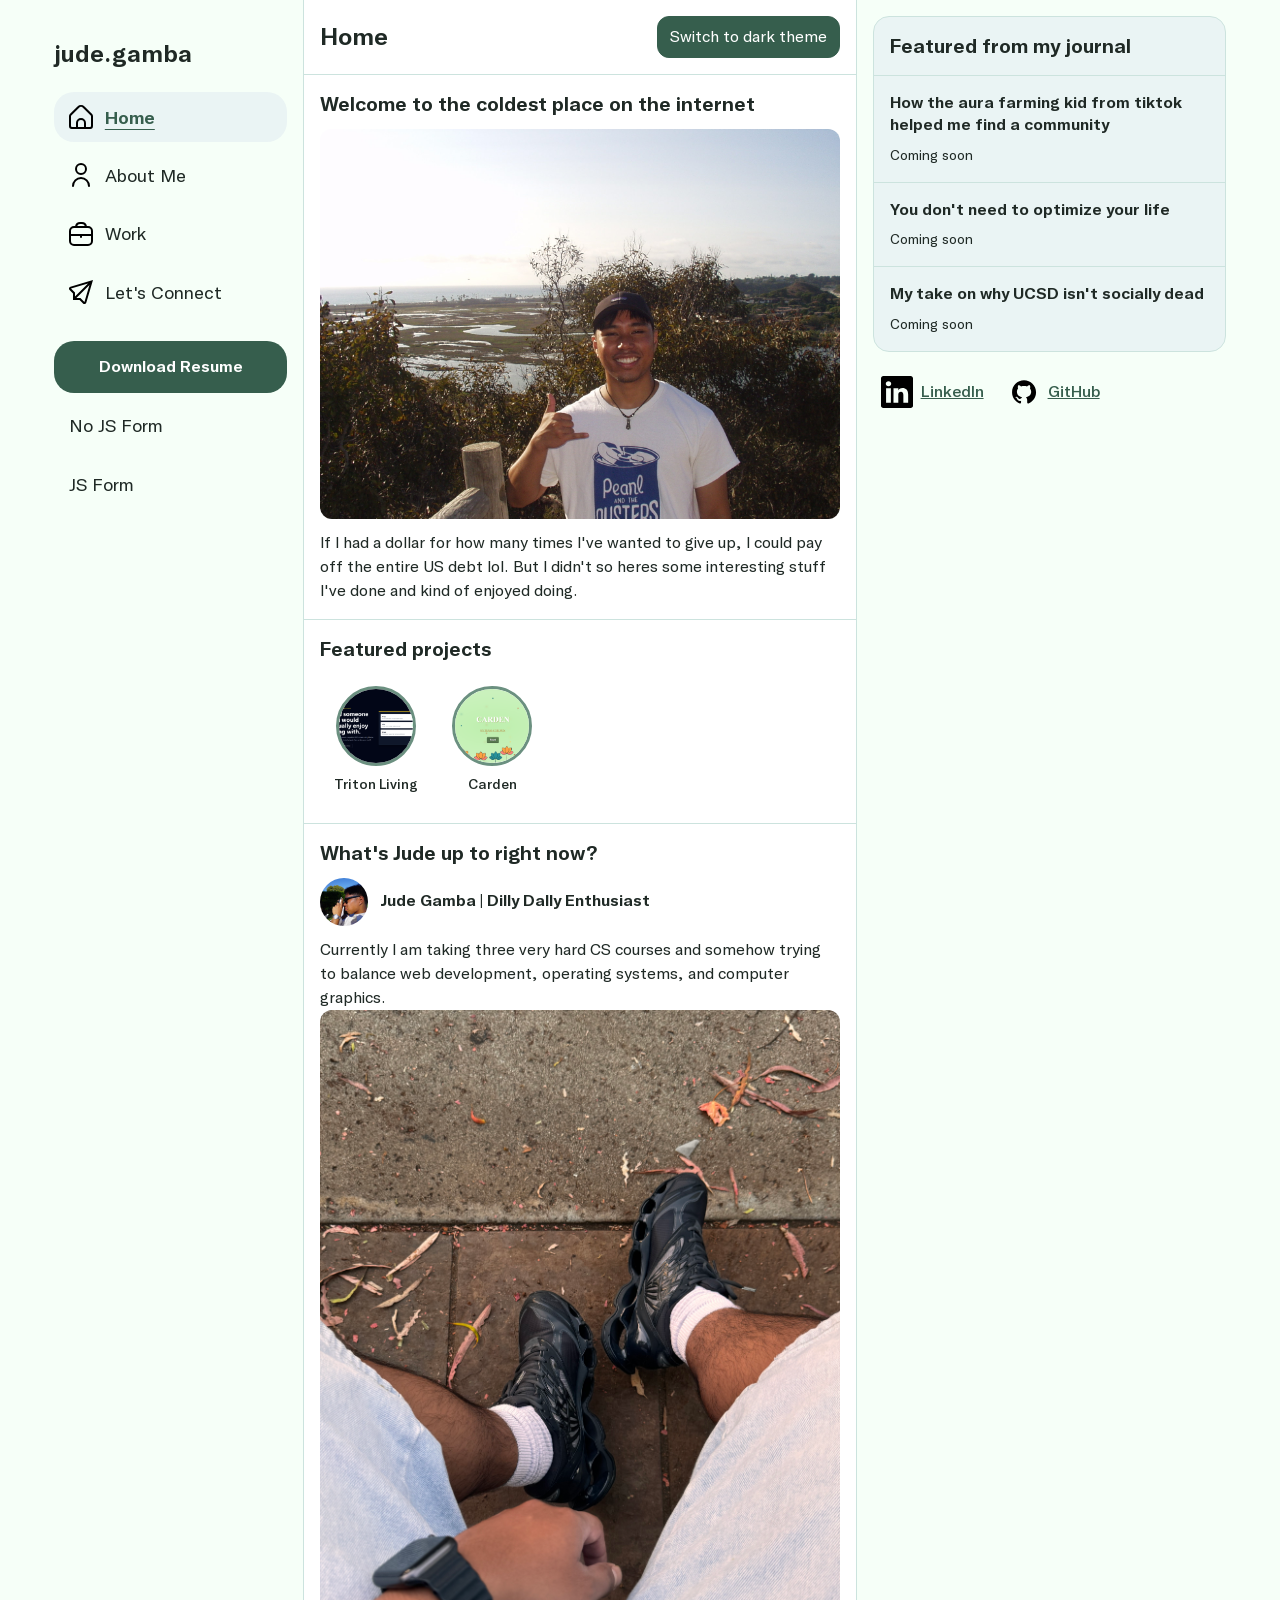
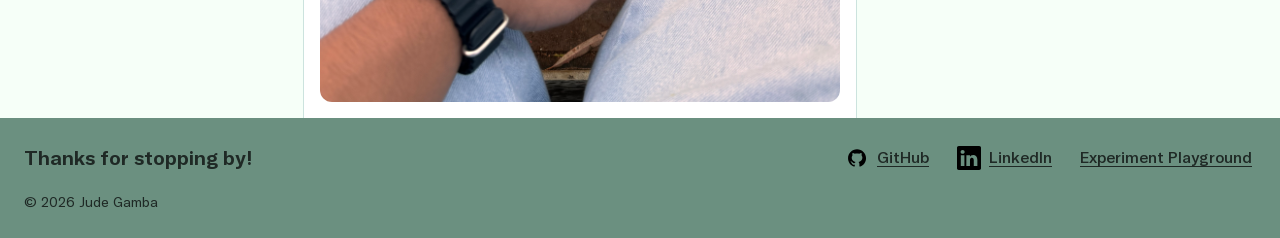
<file: index.html>
<!DOCTYPE html>
<html lang="en">
    <head>
        <meta charset="utf-8">
        <meta name="viewport" content="width=device-width, initial-scale=1">
        <meta name="description"
            content="Personal website showcasing Jude Gamba's portfolio">
        <Title>Home Page</Title>
        <link rel="icon" href="assets/favicon.svg" type="image/svg+xml">
        <link rel="stylesheet" href="stylesheet.css">
        <script src="theme.js"></script>
    </head>
    <body class="home-page">
        <header>
            <h1>Home</h1>
            <button type="button" class="theme-toggle" hidden>Switch to dark theme</button>
        </header>
        <nav aria-label="Main navigation">
            <h2><span class="first-name">jude</span>.<span class="last-name">gamba</span></h2>
            <ul>
                <li>
                    <a href="index.html" aria-current="page">
                        <img src="assets/icons/home.svg" data-dark-src="assets/icons/home-converted-inverted.png" alt="" width="24" height="24">
                        <span>Home</span>
                    </a>
                </li>
                <li>
                    <a href="about.html">
                        <img src="assets/icons/user.svg" data-dark-src="assets/icons/user-converted-inverted.png" alt="" width="24" height="24">
                        <span>About Me</span>
                    </a>
                </li>
                <li>
                    <a href="work.html">
                        <img src="assets/icons/briefcase.svg" data-dark-src="assets/icons/briefcase-converted-inverted.png" alt="" width="24" height="24">
                        <span>Work</span>
                    </a>
                </li>
                <li>
                    <a href="connect.html">
                        <img src="assets/icons/paper-plane.svg" data-dark-src="assets/icons/paper-plane-converted-inverted.png" alt="" width="24" height="24">
                        <span>Let's Connect</span>
                    </a>
                </li>
                <li class="nav-resume-item">
                    <a href="assets/jude-gamba-resume.pdf" download class="resume-link">
                        Download Resume
                    </a>
                </li>
                <li>
                    <a href="form-no-js.html">
                        <span>No JS Form</span>
                    </a>
                </li>
                <li>
                    <a href="form-with-js.html">
                        <span>JS Form</span>
                    </a>
                </li>
            </ul>
        </nav>
        <details class="mobile-menu">
            <summary aria-label="Navigation menu">
                <span class="hamburger" aria-hidden="true">
                    <span></span>
                    <span></span>
                    <span></span>
                </span>
            </summary>
            <nav aria-label="Mobile navigation">
                <ul>
                    <li><a href="index.html" aria-current="page">Home</a></li>
                    <li><a href="about.html">About Me</a></li>
                    <li><a href="work.html">Work</a></li>
                    <li><a href="connect.html">Let's Connect</a></li>
                    <li>
                        <a href="form-no-js.html">
                            No JS Form
                        </a>
                    </li>
                    <li>
                        <a href="form-with-js.html">
                            JS Form
                        </a>
                    </li>
                </ul>
            </nav>
        </details>
        <main>
            <section aria-labelledby="welcome-heading">
                <h2 id="welcome-heading">Welcome to the coldest place on the internet</h2>
                <img src="assets/images/home-page-photo.JPG" alt="Jude outdoors on a hike" loading="lazy" width="600" height="400">
                <p>
                    If I had a dollar for how many times I've wanted to give up, I could pay
                    off the entire US debt lol. But I didn't so heres some interesting stuff I've 
                    done and kind of enjoyed doing.
                </p>
            </section>

            <section aria-labelledby="projects-heading">
                <h2 id="projects-heading">Featured projects</h2>
                <ul class="project-stories">
                    <li>
                        <a href="work.html#triton-living">
                            <img
                                src="assets/images/projects/triton-living.png"
                                alt=""
                                width="80"
                                height="80">
                            <span>Triton Living</span>
                        </a>
                    </li>
                    <li>
                        <a href="work.html#carden">
                            <img
                                src="assets/images/projects/carden.png"
                                alt=""
                                width="80"
                                height="80">
                            <span>Carden</span>
                        </a>
                    </li>
                </ul>
            </section>

            <section aria-labelledby="daily-update-heading">
                <h2 id="daily-update-heading">What's Jude up to right now?</h2>

                <article class="feed-post" aria-labelledby="update-author">
                    <header class="post-author">
                        <img
                            src="assets/images/about-photo.JPG"
                            alt=""
                            width="48"
                            height="48">
                        <h3 id="update-author">Jude Gamba | Dilly Dally Enthusiast</h3>
                    </header>

                    <p>
                        Currently I am taking three very hard CS courses and somehow
                        trying to balance web development, operating systems,
                        and computer graphics.
                    </p>
                    <img
                        class="post-photo"
                        src="assets/images/current.jpeg"
                        alt="Person sitting down with black shoes and jean shorts"
                        loading="lazy" width="600" height="400">
                </article>
            </section>
        </main>

        <aside aria-labelledby="journal-heading">
            <section class="journal-panel desktop-journal">
                <h2 id="journal-heading">Featured from my journal</h2>

                <article>
                    <h3>How the aura farming kid from tiktok helped me find a community</h3>
                    <p>Coming soon</p>
                </article>

                <article>
                    <h3>You don't need to optimize your life</h3>
                    <p>Coming soon</p>
                </article>

                <article>
                    <h3>My take on why UCSD isn't socially dead</h3>
                    <p>Coming soon</p>
                </article>
            </section>
            <details class="journal-panel mobile-journal">
                <summary>Featured from my journal</summary>

                <article>
                    <h3>How the aura farming kid from tiktok helped me find a community</h3>
                    <p>Coming soon</p>
                </article>

                <article>
                    <h3>You don't need to optimize your life</h3>
                    <p>Coming soon</p>
                </article>

                <article>
                    <h3>My take on why UCSD isn't socially dead</h3>
                    <p>Coming soon</p>
                </article>
            </details>

            <ul class="social-links" aria-label="Social profiles">
                <li>
                    <a class="social-link" href="https://www.linkedin.com/in/jude-raphael-gamba">
                        <img src="assets/icons/linkedin.svg" data-dark-src="assets/icons/linkedin-converted-inverted.png"
                            alt="" width="24" height="24">
                        <span>LinkedIn</span>
                    </a>
                </li>
                <li>
                    <a class="social-link" href="https://github.com/JudeRgamba">
                        <img src="assets/icons/GitHub_Invertocat_Black_Clearspace.svg" data-dark-src="assets/icons/GitHub_Invertocat_Black_Clearspace-converted-inverted.png"
                            alt="" width="24" height="24">
                        <span>GitHub</span>
                    </a>
                </li>
            </ul>
        </aside>

        <footer class="site-footer">
            <div class="footer-content">
                <p class="footer-message">Thanks for stopping by!</p>

                <nav class="footer-links" aria-label="Footer navigation">
                    <a href="https://github.com/JudeRgamba">
                        <img
                            src="assets/icons/GitHub_Invertocat_Black_Clearspace.svg" data-dark-src="assets/icons/GitHub_Invertocat_Black_Clearspace-converted-inverted.png"
                            alt=""
                            width="24"
                            height="24">
                        <span>GitHub</span>
                    </a>

                    <a href="https://www.linkedin.com/in/jude-raphael-gamba">
                        <img
                            src="assets/icons/linkedin.svg" data-dark-src="assets/icons/linkedin-converted-inverted.png"
                            alt=""
                            width="24"
                            height="24">
                        <span>LinkedIn</span>
                    </a>

                    <a href="experiments.html">Experiment Playground</a>
                </nav>
            </div>

            <p class="footer-copyright">
                <small>© 2026 Jude Gamba</small>
            </p>
        </footer>
        <a
            class="floating-resume"
            href="assets/jude-gamba-resume.pdf"
            download
            aria-label="Download resume">
            <img
                src="assets/icons/download.svg" data-dark-src="assets/icons/download-converted-inverted.png"
                alt=""
                width="24"
                height="24">
        </a>
    </body>
</html>

<!--you can use dashes (-) between words to create custom elements-->
<!--<new-element></new-element>-->
</file>
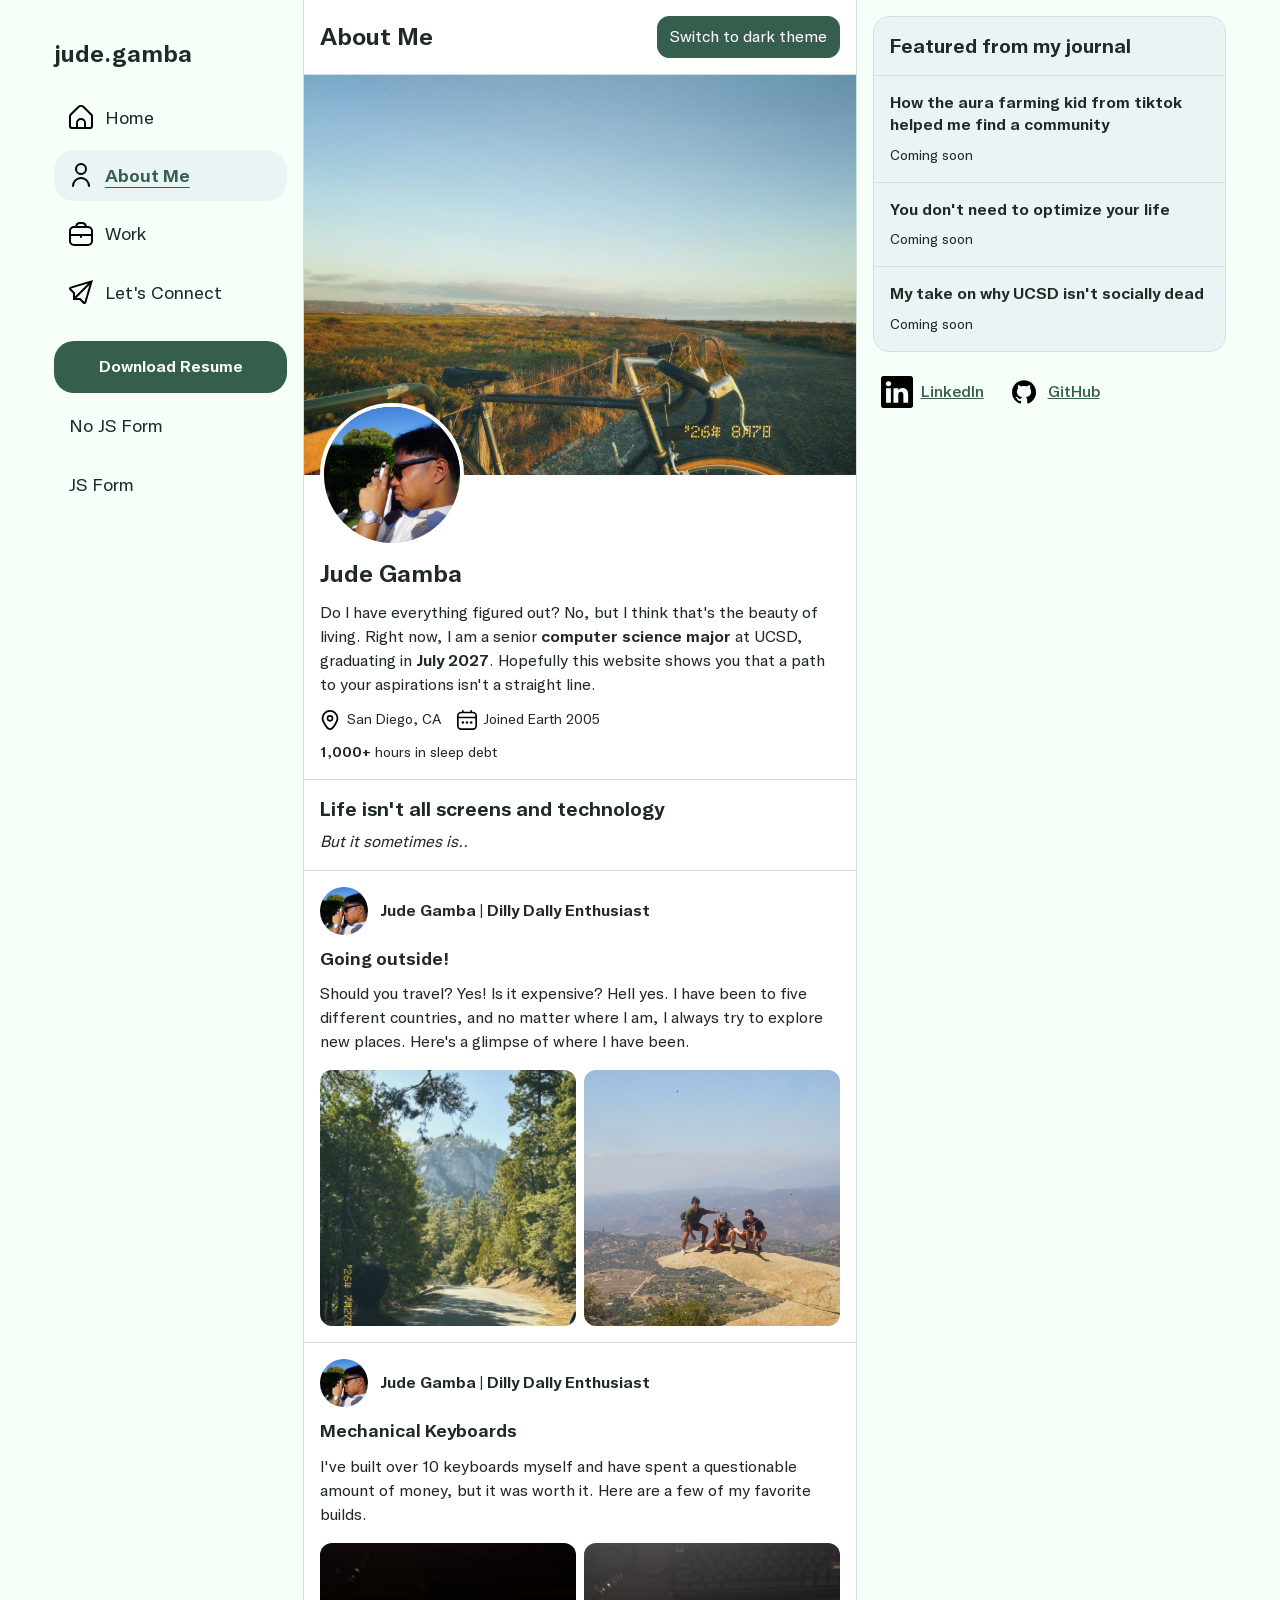
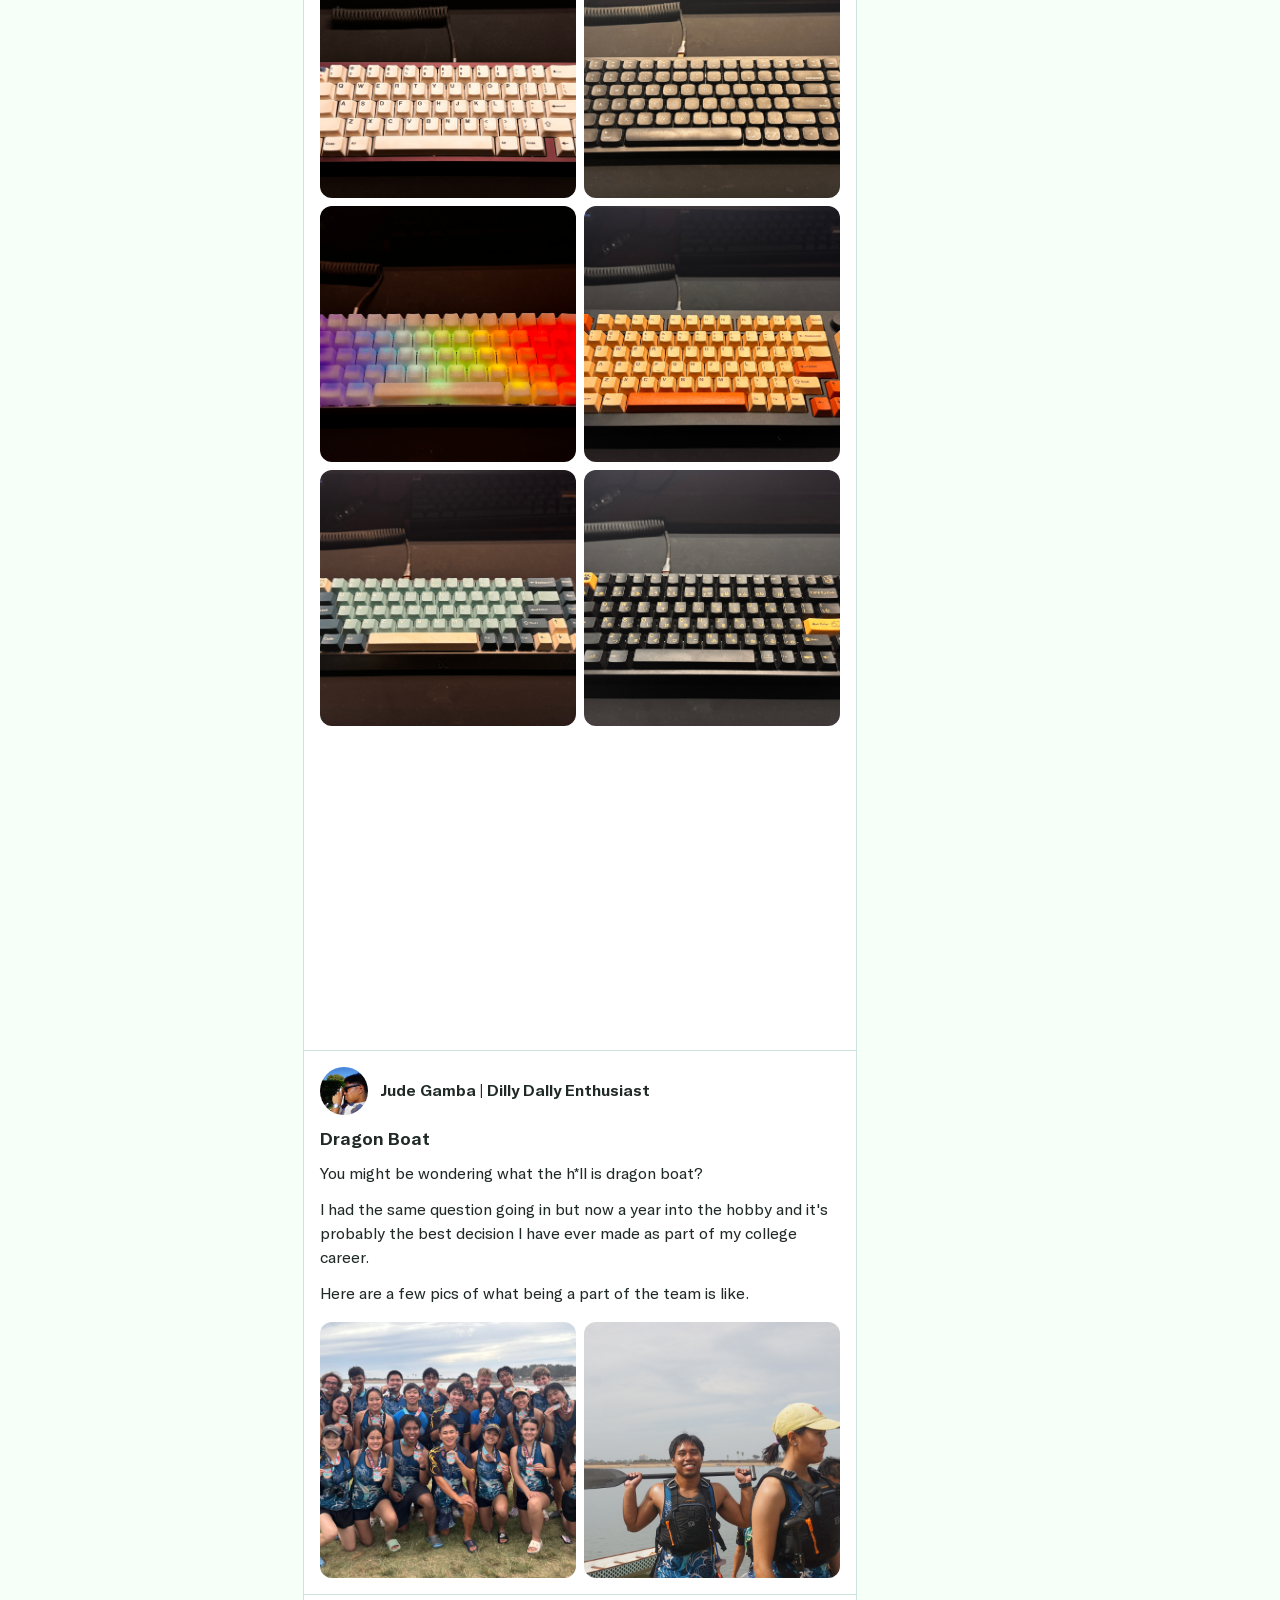
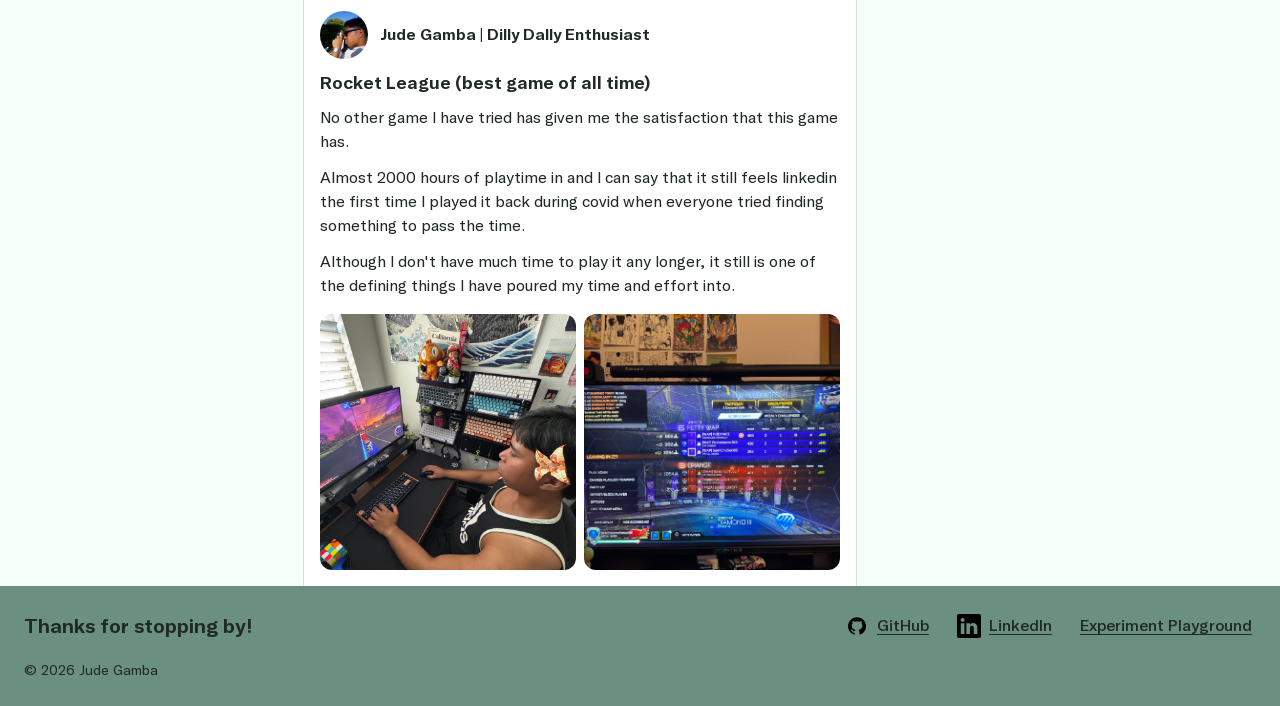
<file: about.html>
<!DOCTYPE html>
<html lang="en">
    <head>
        <meta charset="utf-8">
        <meta name="viewport" content="width=device-width, initial-scale=1">
        <meta name="description"
            content="Personal website showcasing Jude Gamba's portfolio">
        <Title>About Me Page</Title>
        <link rel="icon" href="assets/favicon.svg" type="image/svg+xml">
        <link rel="stylesheet" href="stylesheet.css">
        <script src="theme.js"></script>
    </head>
    <body class="about-page">
        <header>
            <h1>About Me</h1>
            <button type="button" class="theme-toggle" hidden>Switch to dark theme</button>
        </header>
        <nav aria-label="Main navigation">
            <h2><span class="first-name">jude</span>.<span class="last-name">gamba</span></h2>
            <ul>
                <li>
                    <a href="index.html">
                        <img src="assets/icons/home.svg" data-dark-src="assets/icons/home-converted-inverted.png" alt="" width="24" height="24">
                        <span>Home</span>
                    </a>
                </li>
                <li>
                    <a href="about.html" aria-current="page">
                        <img src="assets/icons/user.svg" data-dark-src="assets/icons/user-converted-inverted.png" alt="" width="24" height="24">
                        <span>About Me</span>
                    </a>
                </li>
                <li>
                    <a href="work.html">
                        <img src="assets/icons/briefcase.svg" data-dark-src="assets/icons/briefcase-converted-inverted.png" alt="" width="24" height="24">
                        <span>Work</span>
                    </a>
                </li>
                <li>
                    <a href="connect.html">
                        <img src="assets/icons/paper-plane.svg" data-dark-src="assets/icons/paper-plane-converted-inverted.png" alt="" width="24" height="24">
                        <span>Let's Connect</span>
                    </a>
                </li>
                <li class="nav-resume-item">
                    <a href="assets/jude-gamba-resume.pdf" download class="resume-link">
                        Download Resume
                    </a>
                </li>
                <li>
                    <a href="form-no-js.html">
                        <span>No JS Form</span>
                    </a>
                </li>
                <li>
                    <a href="form-with-js.html">
                        <span>JS Form</span>
                    </a>
                </li>
            </ul>
        </nav>
        <details class="mobile-menu">
            <summary aria-label="Navigation menu">
                <span class="hamburger" aria-hidden="true">
                    <span></span>
                    <span></span>
                    <span></span>
                </span>
            </summary>
            <nav aria-label="Mobile navigation">
                <ul>
                    <li><a href="index.html">Home</a></li>
                    <li><a href="about.html" aria-current="page">About Me</a></li>
                    <li><a href="work.html">Work</a></li>
                    <li><a href="connect.html">Let's Connect</a></li>
                    <li>
                        <a href="form-no-js.html">
                            No JS Form
                        </a>
                    </li>
                    <li>
                        <a href="form-with-js.html">
                            JS Form
                        </a>
                    </li>
                </ul>
            </nav>
        </details>
        <main>
            <section class="profile" aria-labelledby="profile-name">
                <img
                    class="profile-cover"
                    src="assets/images/cover-photo.JPG"
                    alt="80s road bike in front of a bench on a nature trail" width="600" height="400">

                <div class="profile-details">
                    <img
                        class="profile-avatar"
                        src="assets/images/about-photo.JPG"
                        alt="Jude taking a photo with a digital camera"
                        width="144"
                        height="144">

                    <h2 id="profile-name">Jude Gamba</h2>

                    <p>
                        Do I have everything figured out? No, but I think that's
                        the beauty of living. Right now, I am a senior
                        <strong>computer science major</strong> at UCSD,
                        graduating in <strong>July 2027</strong>.
                        Hopefully this website shows you that a path to your
                        aspirations isn't a straight line.
                    </p>

                    <ul class="profile-meta">
                        <li>
                            <img
                                src="assets/icons/location.svg" data-dark-src="assets/icons/location-converted-inverted.png"
                                alt=""
                                width="20"
                                height="20">
                            <span>San Diego, CA</span>
                        </li>
                        <li>
                            <img
                                src="assets/icons/calendar.svg" data-dark-src="assets/icons/calendar-converted-inverted.png"
                                alt=""
                                width="20"
                                height="20">
                            <span>Joined Earth 2005</span>
                        </li>
                    </ul>

                    <p class="profile-stat">
                        <strong>1,000+</strong> hours in sleep debt
                    </p>
                </div>
            </section>
            <section class="hobby-feed" aria-labelledby="hobby-heading">
                <h2 id="hobby-heading">Life isn't all screens and technology</h2>
                <p><i>But it sometimes is..</i></p>
                <article class="hobby-post" aria-labelledby="travel-heading">
                    <header class="hobby-author">
                        <img
                            src="assets/images/about-photo.JPG"
                            alt=""
                            width="48"
                            height="48">
                        <p>Jude Gamba | Dilly Dally Enthusiast</p>
                    </header>

                    <h3 id="travel-heading">Going outside!</h3>

                    <p>
                        Should you travel? Yes! Is it expensive? Hell yes.
                        I have been to five different countries, and no matter
                        where I am, I always try to explore new places.
                        Here's a glimpse of where I have been.
                    </p>

                    <ul class="photo-gallery" aria-label="Travel photos">
                        <li>
                            <a href="assets/images/outdoor-photo-1.jpg">
                                <img
                                    src="assets/images/outdoor-photo-1.jpg"
                                    alt="Idyllwild, California — open full photo"
                                    loading="lazy" width="600" height="400">
                            </a>
                        </li>
                        <li>
                            <a href="assets/images/outdoor-photo-2.jpeg">
                                <img
                                    src="assets/images/outdoor-photo-2.jpeg"
                                    alt="Three people on Potato Chip Rock — open full photo"
                                    loading="lazy" width="600" height="400">
                            </a>
                        </li>
                    </ul>
                </article>
                <article class="hobby-post" aria-labelledby="keyboards-heading">
                    <header class="hobby-author">
                        <img
                            src="assets/images/about-photo.JPG"
                            alt=""
                            width="48"
                            height="48">
                        <p>Jude Gamba | Dilly Dally Enthusiast</p>
                    </header>

                    <h3 id="keyboards-heading">Mechanical Keyboards</h3>

                    <p>
                        I've built over 10 keyboards myself and have spent a
                        questionable amount of money, but it was worth it.
                        Here are a few of my favorite builds.
                    </p>

                    <ul class="photo-gallery" aria-label="Keyboard photos">
                        <li>
                            <a href="assets/images/hobbies/keyboard1.jpeg">
                                <img
                                    src="assets/images/hobbies/keyboard1.jpeg"
                                    alt="Purple keyboard with white keycaps — open full photo "
                                    loading="lazy" width="600" height="400">
                            </a>
                        </li>
                        <li>
                            <a href="assets/images/hobbies/keyboard2.jpeg">
                                <img
                                    src="assets/images/hobbies/keyboard2.jpeg"
                                    alt="Black keyboard with black keycaps — open full photo"
                                    loading="lazy"width="600" height="400">
                            </a>
                        </li>
                        <li>
                            <a href="assets/images/hobbies/keyboard3.jpeg">
                                <img
                                    src="assets/images/hobbies/keyboard3.jpeg"
                                    alt="Pink Keyboard with rainbow keycaps — open full photo"
                                    loading="lazy"width="600" height="400">
                            </a>
                        </li>
                        <li>
                            <a href="assets/images/hobbies/keyboard4.jpeg">
                                <img
                                    src="assets/images/hobbies/keyboard4.jpeg"
                                    alt="Black keyboard with orange keycaps — open full photo"
                                    loading="lazy"width="600" height="400">
                            </a>
                        </li>
                        <li>
                            <a href="assets/images/hobbies/keyboard5.jpeg">
                                <img
                                    src="assets/images/hobbies/keyboard5.jpeg"
                                    alt="Black keyboard with blue keycaps — open full photo"
                                    loading="lazy"width="600" height="400">
                            </a>
                        </li>
                        <li>
                            <a href="assets/images/hobbies/keyboard6.jpeg">
                                <img
                                    src="assets/images/hobbies/keyboard6.jpeg"
                                    alt="Black keyboard with black and oragne keycaps — open full photo"
                                    loading="lazy" width="600" height="400">
                            </a>
                        </li>
                    </ul>
                    
                    <iframe
                        class="hobby-video"
                        src="https://www.youtube.com/embed/8ta4dSQ-P9c"
                        title="The Best Keyboard at Every Price"
                        loading="lazy"
                        allowfullscreen>
                    </iframe>
                </article>
                <article class="hobby-post" aria-labelledby="rowing-heading">
                    <header class="hobby-author">
                        <img
                            src="assets/images/about-photo.JPG"
                            alt=""
                            width="48"
                            height="48">
                        <p>Jude Gamba | Dilly Dally Enthusiast</p>
                    </header>

                    <h3 id="dragon-boat-heading">Dragon Boat</h3>

                    <p>
                        You might be wondering what the h*ll is dragon boat?
                    </p>
                    <p>
                        I had the same question going in but now a year into the hobby and it's 
                        probably the best decision I have ever made as part of my college career.
                    </p>
                    <p>
                        Here are a few pics of what being a part of the team is like.
                    </p>
                    <ul class="photo-gallery" aria-label="Dragon boat photos">
                        <li>
                            <a href="assets/images/hobbies/dragon-boat.jpg">
                                <img
                                    src="assets/images/hobbies/dragon-boat.jpg"
                                    alt="Team UCSD Dragon boat holding up medals in rows — open full photo "
                                    loading="lazy">
                            </a>
                        </li>
                        <li>
                            <a href="assets/images/hobbies/dragon-boat2.JPG">
                                <img
                                    src="assets/images/hobbies/dragon-boat2.JPG"
                                    alt="Man holding a paddle on his back and smiling at the camera — open full photo "
                                    loading="lazy" width="600" height="400">
                            </a>
                        </li>
                    </ul>
                </article>
                <article class="hobby-post" aria-labelledby="rocket-league-heading">
                    <header class="hobby-author">
                        <img
                            src="assets/images/about-photo.JPG"
                            alt=""
                            width="48"
                            height="48">
                        <p>Jude Gamba | Dilly Dally Enthusiast</p>
                    </header>

                    <h3 id="rocket-league-heading">Rocket League (best game of all time)</h3>

                    <p>No other game I have tried has given me the satisfaction that this game has.</p>
                    <p>
                        Almost 2000 hours of playtime in and I can say that it still feels linkedin
                        the first time I played it back during covid when everyone tried finding 
                        something to pass the time.
                    </p>
                    <p>
                        Although I don't have much time to play it any longer, it still is one of the 
                        defining things I have poured my time and effort into.
                    </p>
                    <ul class="photo-gallery" aria-label="Rocket League Photos">
                        <li>
                            <a href="assets/images/hobbies/rocket-league-1.jpeg">
                                <img
                                    src="assets/images/hobbies/rocket-league-1.jpeg"
                                    alt="Jude using a keyboard and mouse to play rocket leage at his desk — open full photo "
                                    loading="lazy" width="600" height="400">
                            </a>
                        </li>
                        <li>
                            <a href="assets/images/hobbies/rocket-league-2.jpeg">
                                <img
                                    src="assets/images/hobbies/rocket-league-2.jpeg"
                                    alt="Rocket league score board showing rank and stats after the game — open full photo "
                                    loading="lazy">
                            </a>
                        </li>
                    </ul>
                </article>
            </section>
        </main>
        <aside aria-labelledby="journal-heading">
            <section class="journal-panel desktop-journal">
                <h2 id="journal-heading">Featured from my journal</h2>

                <article>
                    <h3>How the aura farming kid from tiktok helped me find a community</h3>
                    <p>Coming soon</p>
                </article>

                <article>
                    <h3>You don't need to optimize your life</h3>
                    <p>Coming soon</p>
                </article>

                <article>
                    <h3>My take on why UCSD isn't socially dead</h3>
                    <p>Coming soon</p>
                </article>
            </section>
            <details class="journal-panel mobile-journal">
                <summary>Featured from my journal</summary>

                <article>
                    <h3>How the aura farming kid from tiktok helped me find a community</h3>
                    <p>Coming soon</p>
                </article>

                <article>
                    <h3>You don't need to optimize your life</h3>
                    <p>Coming soon</p>
                </article>

                <article>
                    <h3>My take on why UCSD isn't socially dead</h3>
                    <p>Coming soon</p>
                </article>
            </details>

            <ul class="social-links" aria-label="Social profiles">
                <li>
                    <a class="social-link" href="https://www.linkedin.com/in/jude-raphael-gamba">
                        <img src="assets/icons/linkedin.svg" data-dark-src="assets/icons/linkedin-converted-inverted.png"
                            alt="" width="24" height="24">
                        <span>LinkedIn</span>
                    </a>
                </li>
                <li>
                    <a class="social-link" href="https://github.com/JudeRgamba">
                        <img src="assets/icons/GitHub_Invertocat_Black_Clearspace.svg" data-dark-src="assets/icons/GitHub_Invertocat_Black_Clearspace-converted-inverted.png"
                            alt="" width="24" height="24">
                        <span>GitHub</span>
                    </a>
                </li>
            </ul>
        </aside>
        <footer class="site-footer">
            <div class="footer-content">
                <p class="footer-message">Thanks for stopping by!</p>

                <nav class="footer-links" aria-label="Footer navigation">
                    <a href="https://github.com/JudeRgamba">
                        <img
                            src="assets/icons/GitHub_Invertocat_Black_Clearspace.svg" data-dark-src="assets/icons/GitHub_Invertocat_Black_Clearspace-converted-inverted.png"
                            alt=""
                            width="24"
                            height="24">
                        <span>GitHub</span>
                    </a>

                    <a href="https://www.linkedin.com/in/jude-raphael-gamba">
                        <img
                            src="assets/icons/linkedin.svg" data-dark-src="assets/icons/linkedin-converted-inverted.png"
                            alt=""
                            width="24"
                            height="24">
                        <span>LinkedIn</span>
                    </a>

                    <a href="experiments.html">Experiment Playground</a>
                </nav>
            </div>

            <p class="footer-copyright">
                <small>© 2026 Jude Gamba</small>
            </p>
        </footer>
        <a
            class="floating-resume"
            href="assets/jude-gamba-resume.pdf"
            download
            aria-label="Download resume">
            <img
                src="assets/icons/download.svg" data-dark-src="assets/icons/download-converted-inverted.png"
                alt=""
                width="24"
                height="24">
        </a>
    </body>
</html>
</file>
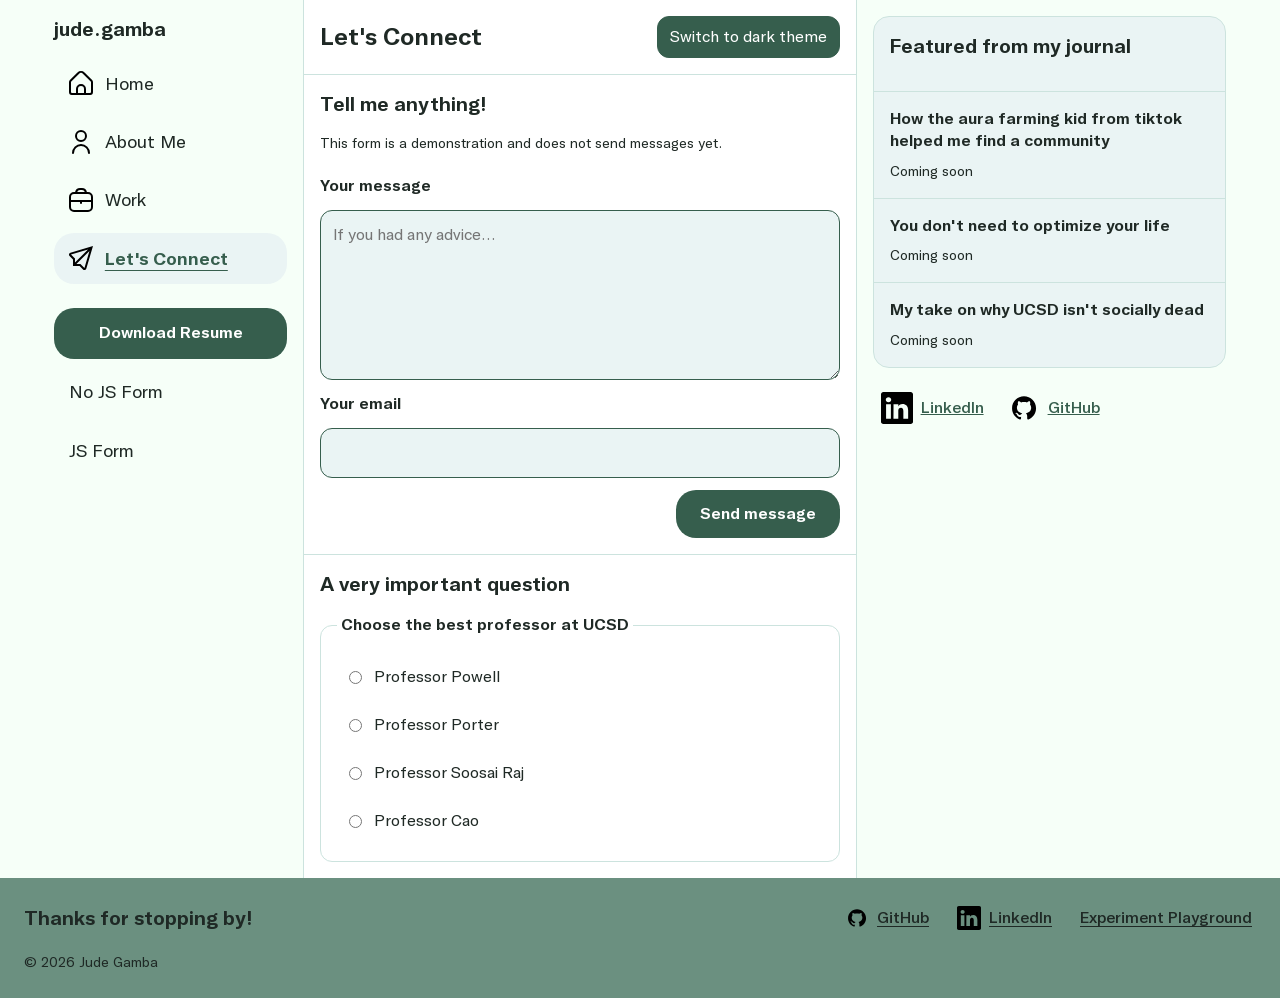
<file: connect.html>
<!DOCTYPE html>
<html lang="en">
    <head>
        <meta charset="utf-8">
        <meta name="viewport" content="width=device-width, initial-scale=1">
        <meta name="description"
            content="Personal website showcasing Jude Gamba's portfolio">
        <Title>Let's Connect - Jude Gamba</Title>
        <link rel="icon" href="assets/favicon.svg" type="image/svg+xml">
        <link rel="stylesheet" href="stylesheet.css">
        <script src="theme.js"></script>
    </head>
    <body class="connect-page">
        <header>
            <h1>Let's Connect</h1>
            <button type="button" class="theme-toggle" hidden>Switch to dark theme</button>
        </header>
        <nav aria-label="Main navigation">
            <h2><span class="first-name">jude</span>.<span class="last-name">gamba</span></h2>
            <ul>
                <li>
                    <a href="index.html">
                        <img src="assets/icons/home.svg" data-dark-src="assets/icons/home-converted-inverted.png" alt="" width="24" height="24">
                        <span>Home</span>
                    </a>
                </li>
                <li>
                    <a href="about.html">
                        <img src="assets/icons/user.svg" data-dark-src="assets/icons/user-converted-inverted.png" alt="" width="24" height="24">
                        <span>About Me</span>
                    </a>
                </li>
                <li>
                    <a href="work.html">
                        <img src="assets/icons/briefcase.svg" data-dark-src="assets/icons/briefcase-converted-inverted.png" alt="" width="24" height="24">
                        <span>Work</span>
                    </a>
                </li>
                <li>
                    <a href="connect.html" aria-current="page">
                        <img src="assets/icons/paper-plane.svg" data-dark-src="assets/icons/paper-plane-converted-inverted.png" alt="" width="24" height="24">
                        <span>Let's Connect</span>
                    </a>
                </li>
                <li class="nav-resume-item">
                    <a href="assets/jude-gamba-resume.pdf" download class="resume-link">
                        Download Resume
                    </a>
                </li>
                <li>
                    <a href="form-no-js.html">
                        <span>No JS Form</span>
                    </a>
                </li>
                <li>
                    <a href="form-with-js.html">
                        <span>JS Form</span>
                    </a>
                </li>
            </ul>
        </nav>
        <details class="mobile-menu">
            <summary aria-label="Navigation menu">
                <span class="hamburger" aria-hidden="true">
                    <span></span>
                    <span></span>
                    <span></span>
                </span>
            </summary>
            <nav aria-label="Mobile navigation">
                <ul>
                    <li><a href="index.html">Home</a></li>
                    <li><a href="about.html">About Me</a></li>
                    <li><a href="work.html">Work</a></li>
                    <li><a href="connect.html" aria-current="page">Let's Connect</a></li>
                    <li>
                        <a href="form-no-js.html">
                            No JS Form
                        </a>
                    </li>
                    <li>
                        <a href="form-with-js.html">
                            JS Form
                        </a>
                    </li>
                </ul>
            </nav>
        </details>
        <main>
            <section aria-labelledby="message-heading">
                <h2 id="message-heading">Tell me anything!</h2>

                <form class="message-form">
                    <p id="message-note">
                        This form is a demonstration and does not send messages yet.
                    </p>

                    <label for="message">Your message</label>
                    <textarea
                        id="message"
                        name="message"
                        rows="6"
                        placeholder="If you had any advice..."
                        aria-describedby="message-note"
                        required></textarea>

                    <label for="email">Your email</label>
                    <input
                        id="email"
                        type="email"
                        name="email"
                        autocomplete="email"
                        required>

                    <button type="submit">Send message</button>
                </form>
            </section>

            <section aria-labelledby="poll-heading">
                <h2 id="poll-heading">A very important question</h2>

                <form class="professor-poll">
                    <fieldset>
                        <legend>Choose the best professor at UCSD</legend>

                        <label class="poll-option" for="powell">
                            <input id="powell" type="radio"
                                name="professor" value="P">
                            <span>Professor Powell</span>
                        </label>

                        <label class="poll-option" for="porter">
                            <input id="porter" type="radio"
                                name="professor" value="O">
                            <span>Professor Porter</span>
                        </label>

                        <label class="poll-option" for="gerald">
                            <input id="gerald" type="radio"
                                name="professor" value="S">
                            <span>Professor Soosai Raj</span>
                        </label>

                        <label class="poll-option" for="cao">
                            <input id="cao" type="radio"
                                name="professor" value="C">
                            <span>Professor Cao</span>
                        </label>
                        <p class="poll-feedback">You know ball</p>
                    </fieldset>
                </form>
            </section>
        </main>

        <aside aria-labelledby="journal-heading">
            <section class="journal-panel desktop-journal">
                <h2 id="journal-heading">Featured from my journal</h2>

                <article>
                    <h3>How the aura farming kid from tiktok helped me find a community</h3>
                    <p>Coming soon</p>
                </article>

                <article>
                    <h3>You don't need to optimize your life</h3>
                    <p>Coming soon</p>
                </article>

                <article>
                    <h3>My take on why UCSD isn't socially dead</h3>
                    <p>Coming soon</p>
                </article>
            </section>
            <details class="journal-panel mobile-journal">
                <summary>Featured from my journal</summary>

                <article>
                    <h3>How the aura farming kid from tiktok helped me find a community</h3>
                    <p>Coming soon</p>
                </article>

                <article>
                    <h3>You don't need to optimize your life</h3>
                    <p>Coming soon</p>
                </article>

                <article>
                    <h3>My take on why UCSD isn't socially dead</h3>
                    <p>Coming soon</p>
                </article>
            </details>

            <ul class="social-links" aria-label="Social profiles">
                <li>
                    <a class="social-link" href="https://www.linkedin.com/in/jude-raphael-gamba">
                        <img src="assets/icons/linkedin.svg" data-dark-src="assets/icons/linkedin-converted-inverted.png"
                            alt="" width="24" height="24">
                        <span>LinkedIn</span>
                    </a>
                </li>
                <li>
                    <a class="social-link" href="https://github.com/JudeRgamba">
                        <img src="assets/icons/GitHub_Invertocat_Black_Clearspace.svg" data-dark-src="assets/icons/GitHub_Invertocat_Black_Clearspace-converted-inverted.png"
                            alt="" width="24" height="24">
                        <span>GitHub</span>
                    </a>
                </li>
            </ul>
        </aside>
        <footer class="site-footer">
            <div class="footer-content">
                <p class="footer-message">Thanks for stopping by!</p>

                <nav class="footer-links" aria-label="Footer navigation">
                    <a href="https://github.com/JudeRgamba">
                        <img
                            src="assets/icons/GitHub_Invertocat_Black_Clearspace.svg" data-dark-src="assets/icons/GitHub_Invertocat_Black_Clearspace-converted-inverted.png"
                            alt=""
                            width="24"
                            height="24">
                        <span>GitHub</span>
                    </a>

                    <a href="https://www.linkedin.com/in/jude-raphael-gamba">
                        <img
                            src="assets/icons/linkedin.svg" data-dark-src="assets/icons/linkedin-converted-inverted.png"
                            alt=""
                            width="24"
                            height="24">
                        <span>LinkedIn</span>
                    </a>

                    <a href="experiments.html">Experiment Playground</a>
                </nav>
            </div>

            <p class="footer-copyright">
                <small>© 2026 Jude Gamba</small>
            </p>
        </footer>
        <a
            class="floating-resume"
            href="assets/jude-gamba-resume.pdf"
            download
            aria-label="Download resume">
            <img
                src="assets/icons/download.svg" data-dark-src="assets/icons/download-converted-inverted.png"
                alt=""
                width="24"
                height="24">
        </a>
    </body>
</html>
</file>
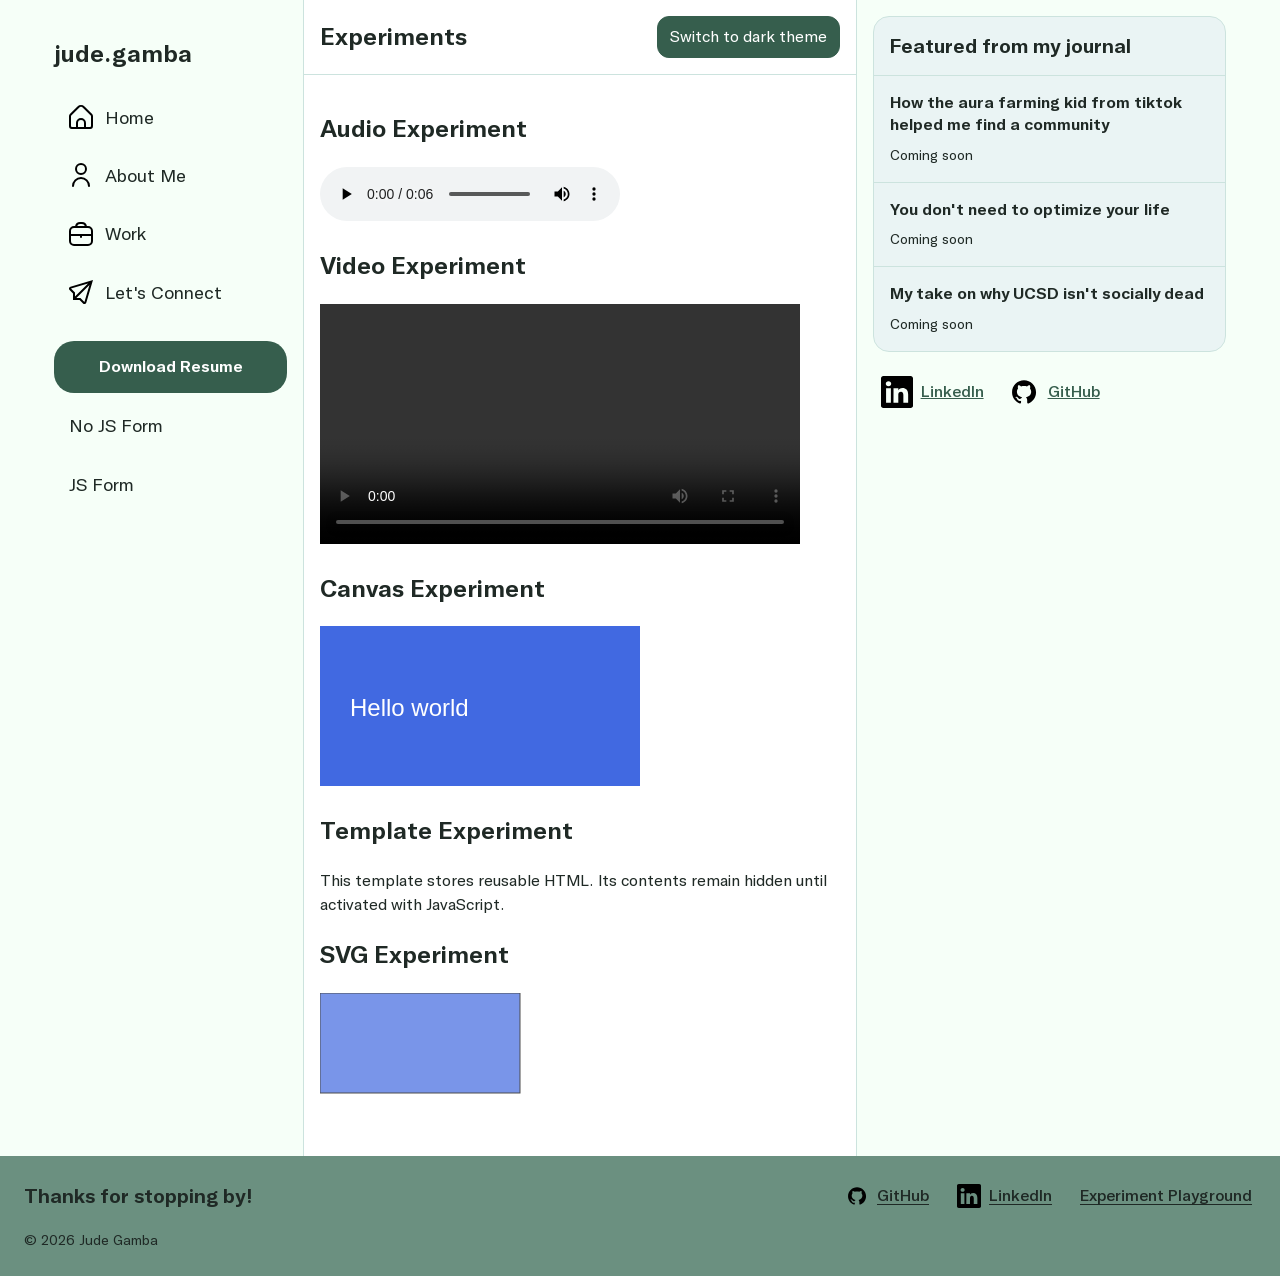
<file: experiments.html>
<!DOCTYPE html>
<html lang="en">
    <head>
        <meta charset="utf-8">
        <meta name="viewport" content="width=device-width, initial-scale=1">
        <meta name="description"
            content="Personal website showcasing Jude Gamba's portfolio">
        <Title>Experiments Page</Title>
        <link rel="icon" href="assets/favicon.svg" type="image/svg+xml">
        <link rel="stylesheet" href="stylesheet.css">
        <script src="theme.js"></script>
    </head>
        <header>
            <h1>Experiments</h1>
            <button type="button" class="theme-toggle" hidden>Switch to dark theme</button>
        </header>
        <nav aria-label="Main navigation">
            <h2><span class="first-name">jude</span>.<span class="last-name">gamba</span></h2>
            <ul>
                <li>
                    <a href="index.html">
                        <img src="assets/icons/home.svg" data-dark-src="assets/icons/home-converted-inverted.png" alt="" width="24" height="24">
                        <span>Home</span>
                    </a>
                </li>
                <li>
                    <a href="about.html">
                        <img src="assets/icons/user.svg" data-dark-src="assets/icons/user-converted-inverted.png" alt="" width="24" height="24">
                        <span>About Me</span>
                    </a>
                </li>
                <li>
                    <a href="work.html">
                        <img src="assets/icons/briefcase.svg" data-dark-src="assets/icons/briefcase-converted-inverted.png" alt="" width="24" height="24">
                        <span>Work</span>
                    </a>
                </li>
                <li>
                    <a href="connect.html">
                        <img src="assets/icons/paper-plane.svg" data-dark-src="assets/icons/paper-plane-converted-inverted.png" alt="" width="24" height="24">
                        <span>Let's Connect</span>
                    </a>
                </li>
                <li class="nav-resume-item">
                    <a href="assets/jude-gamba-resume.pdf" download class="resume-link">
                        Download Resume
                    </a>
                </li>
                <li>
                    <a href="form-no-js.html">
                        <span>No JS Form</span>
                    </a>
                </li>
                <li>
                    <a href="form-with-js.html">
                        <span>JS Form</span>
                    </a>
                </li>
            </ul>
        </nav>
        <details class="mobile-menu">
            <summary aria-label="Navigation menu">
                <span class="hamburger" aria-hidden="true">
                    <span></span>
                    <span></span>
                    <span></span>
                </span>
            </summary>
            <nav aria-label="Mobile navigation">
                <ul>
                    <li><a href="index.html">Home</a></li>
                    <li><a href="about.html">About Me</a></li>
                    <li><a href="work.html">Work</a></li>
                    <li><a href="connect.html">Let's Connect</a></li>
                    <li>
                        <a href="form-no-js.html">
                            No JS Form
                        </a>
                    </li>
                    <li>
                        <a href="form-with-js.html">
                            JS Form
                        </a>
                    </li>
                </ul>
            </nav>
        </details>
        <main>
            <section aria-labelledby="audio-experiment">
                <h2>Audio Experiment</h2>
                <audio controls>
                    <source src="assets/audio/im-ready.mp3" type="audio/mpeg">
                    Your browser does not support HTML audio.
                </audio>
            </section>
            <section aria-labelledby="video-experiment">
                <h2>Video Experiment</h2>
                <video controls width="480">
                    <source src="assets/videos/race.MOV" type="video/mp4">
                    Your browser does not support HTML video.
                </video>
            </section>
            <section aria-labelledby="canvas-experiment">
                <h2>Canvas Experiment</h2>
                <canvas id="drawing" width="320" height="160">
                    A blue rectangle with the text “Hello world.”
                </canvas>
            </section>
            <section aria-labelledby="template-experiment">
                <h2>Template Experiment</h2>
                <p>
                    This template stores reusable HTML.
                    Its contents remain hidden until activated with JavaScript.
                </p>

                <template id="project-template">
                    <article>
                        <h3>Project name</h3>
                        <p>Project description goes here.</p>
                    </article>
                </template>
            </section>
            <section aria-labelledby="svg-experiment">
            <h2>SVG Experiment</h2>
                <svg width="240" height="140">
                    <title>A translucent blue rectangle with a black border</title>
                    <rect
                        width="200"
                        height="100"
                        fill="royalblue"
                        opacity="0.7"
                        stroke="black">
                    </rect>
                </svg>
            </section>
        </main>
        <aside aria-labelledby="journal-heading">
            <section class="journal-panel desktop-journal">
                <h2 id="journal-heading">Featured from my journal</h2>

                <article>
                    <h3>How the aura farming kid from tiktok helped me find a community</h3>
                    <p>Coming soon</p>
                </article>

                <article>
                    <h3>You don't need to optimize your life</h3>
                    <p>Coming soon</p>
                </article>

                <article>
                    <h3>My take on why UCSD isn't socially dead</h3>
                    <p>Coming soon</p>
                </article>
            </section>
            <details class="journal-panel mobile-journal">
                <summary>Featured from my journal</summary>

                <article>
                    <h3>How the aura farming kid from tiktok helped me find a community</h3>
                    <p>Coming soon</p>
                </article>

                <article>
                    <h3>You don't need to optimize your life</h3>
                    <p>Coming soon</p>
                </article>

                <article>
                    <h3>My take on why UCSD isn't socially dead</h3>
                    <p>Coming soon</p>
                </article>
            </details>

            <ul class="social-links" aria-label="Social profiles">
                <li>
                    <a class="social-link" href="https://www.linkedin.com/in/jude-raphael-gamba">
                        <img src="assets/icons/linkedin.svg" data-dark-src="assets/icons/linkedin-converted-inverted.png"
                            alt="" width="24" height="24">
                        <span>LinkedIn</span>
                    </a>
                </li>
                <li>
                    <a class="social-link" href="https://github.com/JudeRgamba">
                        <img src="assets/icons/GitHub_Invertocat_Black_Clearspace.svg" data-dark-src="assets/icons/GitHub_Invertocat_Black_Clearspace-converted-inverted.png"
                            alt="" width="24" height="24">
                        <span>GitHub</span>
                    </a>
                </li>
            </ul>
        </aside>
        <footer class="site-footer">
            <div class="footer-content">
                <p class="footer-message">Thanks for stopping by!</p>

                <nav class="footer-links" aria-label="Footer navigation">
                    <a href="https://github.com/JudeRgamba">
                        <img
                            src="assets/icons/GitHub_Invertocat_Black_Clearspace.svg" data-dark-src="assets/icons/GitHub_Invertocat_Black_Clearspace-converted-inverted.png"
                            alt=""
                            width="24"
                            height="24">
                        <span>GitHub</span>
                    </a>

                    <a href="https://www.linkedin.com/in/jude-raphael-gamba">
                        <img
                            src="assets/icons/linkedin.svg" data-dark-src="assets/icons/linkedin-converted-inverted.png"
                            alt=""
                            width="24"
                            height="24">
                        <span>LinkedIn</span>
                    </a>

                    <a href="experiments.html">Experiment Playground</a>
                </nav>
            </div>

            <p class="footer-copyright">
                <small>© 2026 Jude Gamba</small>
            </p>
        </footer>
        <script>
            const canvas = document.getElementById("drawing");
            const context = canvas.getContext("2d");
            if (context) {
                context.fillStyle = "royalblue";
                context.fillRect(0, 0, canvas.width, canvas.height);
                context.fillStyle = "white";
                context.font = "24px sans-serif";
                context.fillText("Hello world", 30, 90);
            }
        </script>
        <a
            class="floating-resume"
            href="assets/jude-gamba-resume.pdf"
            download
            aria-label="Download resume">
            <img
                src="assets/icons/download.svg" data-dark-src="assets/icons/download-converted-inverted.png"
                alt=""
                width="24"
                height="24">
        </a>
    </body>
</html>
</file>
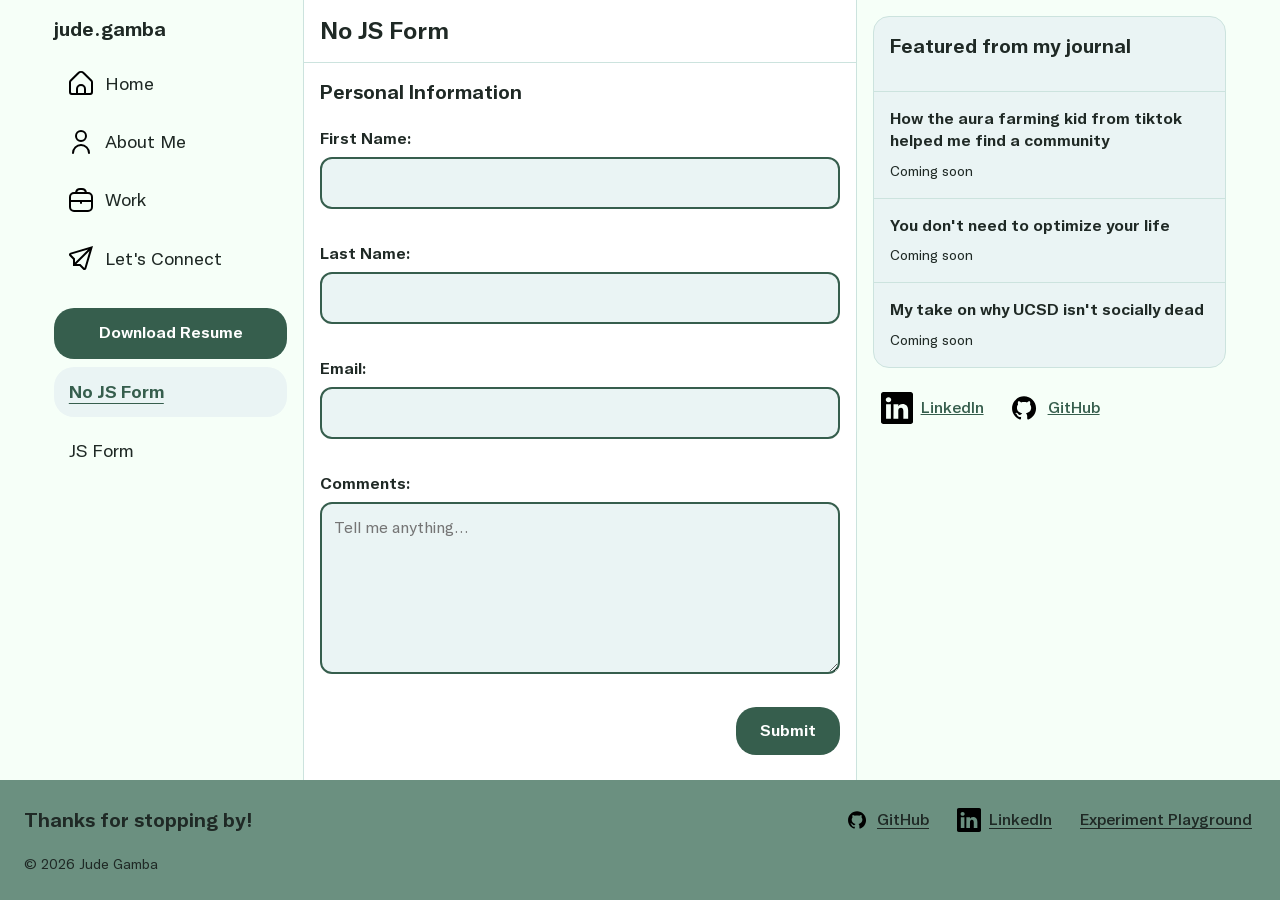
<file: form-no-js.html>
<!DOCTYPE html>
<html lang="en">
    <head>
        <meta charset="utf-8">
        <meta name="viewport" content="width=device-width, initial-scale=1">
        <meta name="description"
            content="Personal website showcasing Jude Gamba's portfolio">
        <Title>No JS Form</Title>
        <link rel="icon" href="assets/favicon.svg" type="image/svg+xml">
        <link rel="stylesheet" href="stylesheet.css">
    </head>
    <body class="connect-page">
        <header>
            <h1>No JS Form</h1>
        </header>
        <nav aria-label="Main navigation">
            <h2><span class="first-name">jude</span>.<span class="last-name">gamba</span></h2>
            <ul>
                <li>
                    <a href="index.html">
                        <img src="assets/icons/home.svg" alt="" width="24" height="24">
                        <span>Home</span>
                    </a>
                </li>
                <li>
                    <a href="about.html">
                        <img src="assets/icons/user.svg" alt="" width="24" height="24">
                        <span>About Me</span>
                    </a>
                </li>
                <li>
                    <a href="work.html">
                        <img src="assets/icons/briefcase.svg" alt="" width="24" height="24">
                        <span>Work</span>
                    </a>
                </li>
                <li>
                    <a href="connect.html">
                        <img src="assets/icons/paper-plane.svg" alt="" width="24" height="24">
                        <span>Let's Connect</span>
                    </a>
                </li>
                <li class="nav-resume-item">
                    <a href="assets/jude-gamba-resume.pdf" download class="resume-link">
                        Download Resume
                    </a>
                </li>
                <li>
                    <a href="form-no-js.html" aria-current="page">
                        <span>No JS Form</span>
                    </a>
                </li>
                <li>
                    <a href="form-with-js.html">
                        <span>JS Form</span>
                    </a>
                </li>
            </ul>
        </nav>
        <!-- Mobile nav bar-->
        <details class="mobile-menu">
            <summary aria-label="Navigation menu">
                <span class="hamburger" aria-hidden="true">
                    <span></span>
                    <span></span>
                    <span></span>
                </span>
            </summary>
            <nav aria-label="Mobile navigation">
                <ul>
                    <li><a href="index.html">Home</a></li>
                    <li><a href="about.html">About Me</a></li>
                    <li><a href="work.html">Work</a></li>
                    <li><a href="connect.html">Let's Connect</a></li>
                    <li>
                        <a href="form-no-js.html">
                            No JS Form
                        </a>
                    </li>
                    <li>
                        <a href="form-with-js.html" aria-current="page">
                            JS Form
                        </a>
                    </li>
                </ul>
            </nav>
        </details>

        <main>
            <form class="message-form validation-form" action="https://httpbin.org/post" method="post">
                <h2>Personal Information</h2>
                <input type="hidden" value="true" name="possible_bot">
                <label for="fname">First Name: </label>
                <input type="text" id="fname" name="fname" autocomplete="given-name" minlength="1" maxlength="100" aria-describedby="fname-help" required>
                <small class="field-error" id="fname-help">Name between 1-100 characters</small>
                <label for="lname">Last Name: </label>
                <input type="text" id="lname" name="lname" autocomplete="family-name" minlength="1" maxlength="100" aria-describedby="lname-help"required>
                <small class="field-error" id="lname-help">Name between 1-100 characters</small>
                <label for="email">Email: </label>
                <input type="email" id="email" name="email" autocomplete="email" aria-describedby="email-help"required>
                <small class="field-error" id="email-help">Enter email such as john@example.com</small>
                <label for="user-comment">Comments: </label>
                <textarea id="user-comment" name="comment" placeholder="Tell me anything..." rows="6" minlength="10" maxlength="1000" aria-describedby="comment-help" required></textarea>
                <small class="field-error" id="comment-help">Enter any message between 10 and 1000 characters</small>
                <button type="submit">Submit</button>
            </form>
        </main>

        <aside aria-labelledby="journal-heading">
            <section class="journal-panel desktop-journal">
                <h2 id="journal-heading">Featured from my journal</h2>

                <article>
                    <h3>How the aura farming kid from tiktok helped me find a community</h3>
                    <p>Coming soon</p>
                </article>

                <article>
                    <h3>You don't need to optimize your life</h3>
                    <p>Coming soon</p>
                </article>

                <article>
                    <h3>My take on why UCSD isn't socially dead</h3>
                    <p>Coming soon</p>
                </article>
            </section>
            <details class="journal-panel mobile-journal">
                <summary>Featured from my journal</summary>

                <article>
                    <h3>How the aura farming kid from tiktok helped me find a community</h3>
                    <p>Coming soon</p>
                </article>

                <article>
                    <h3>You don't need to optimize your life</h3>
                    <p>Coming soon</p>
                </article>

                <article>
                    <h3>My take on why UCSD isn't socially dead</h3>
                    <p>Coming soon</p>
                </article>
            </details>

            <ul class="social-links" aria-label="Social profiles">
                <li>
                    <a class="social-link" href="https://www.linkedin.com/in/jude-raphael-gamba">
                        <img src="assets/icons/linkedin.svg"
                            alt="" width="24" height="24">
                        <span>LinkedIn</span>
                    </a>
                </li>
                <li>
                    <a class="social-link" href="https://github.com/JudeRgamba">
                        <img src="assets/icons/GitHub_Invertocat_Black_Clearspace.svg"
                            alt="" width="24" height="24">
                        <span>GitHub</span>
                    </a>
                </li>
            </ul>
        </aside>
        <footer class="site-footer">
            <div class="footer-content">
                <p class="footer-message">Thanks for stopping by!</p>

                <nav class="footer-links" aria-label="Footer navigation">
                    <a href="https://github.com/JudeRgamba">
                        <img
                            src="assets/icons/GitHub_Invertocat_Black_Clearspace.svg"
                            alt=""
                            width="24"
                            height="24">
                        <span>GitHub</span>
                    </a>

                    <a href="https://www.linkedin.com/in/jude-raphael-gamba">
                        <img
                            src="assets/icons/linkedin.svg"
                            alt=""
                            width="24"
                            height="24">
                        <span>LinkedIn</span>
                    </a>

                    <a href="experiments.html">Experiment Playground</a>
                </nav>
            </div>

            <p class="footer-copyright">
                <small>© 2026 Jude Gamba</small>
            </p>
        </footer>
        <a
            class="floating-resume"
            href="assets/jude-gamba-resume.pdf"
            download
            aria-label="Download resume">
            <img
                src="assets/icons/download.svg"
                alt=""
                width="24"
                height="24">
        </a>
    </body>
</html>
</file>
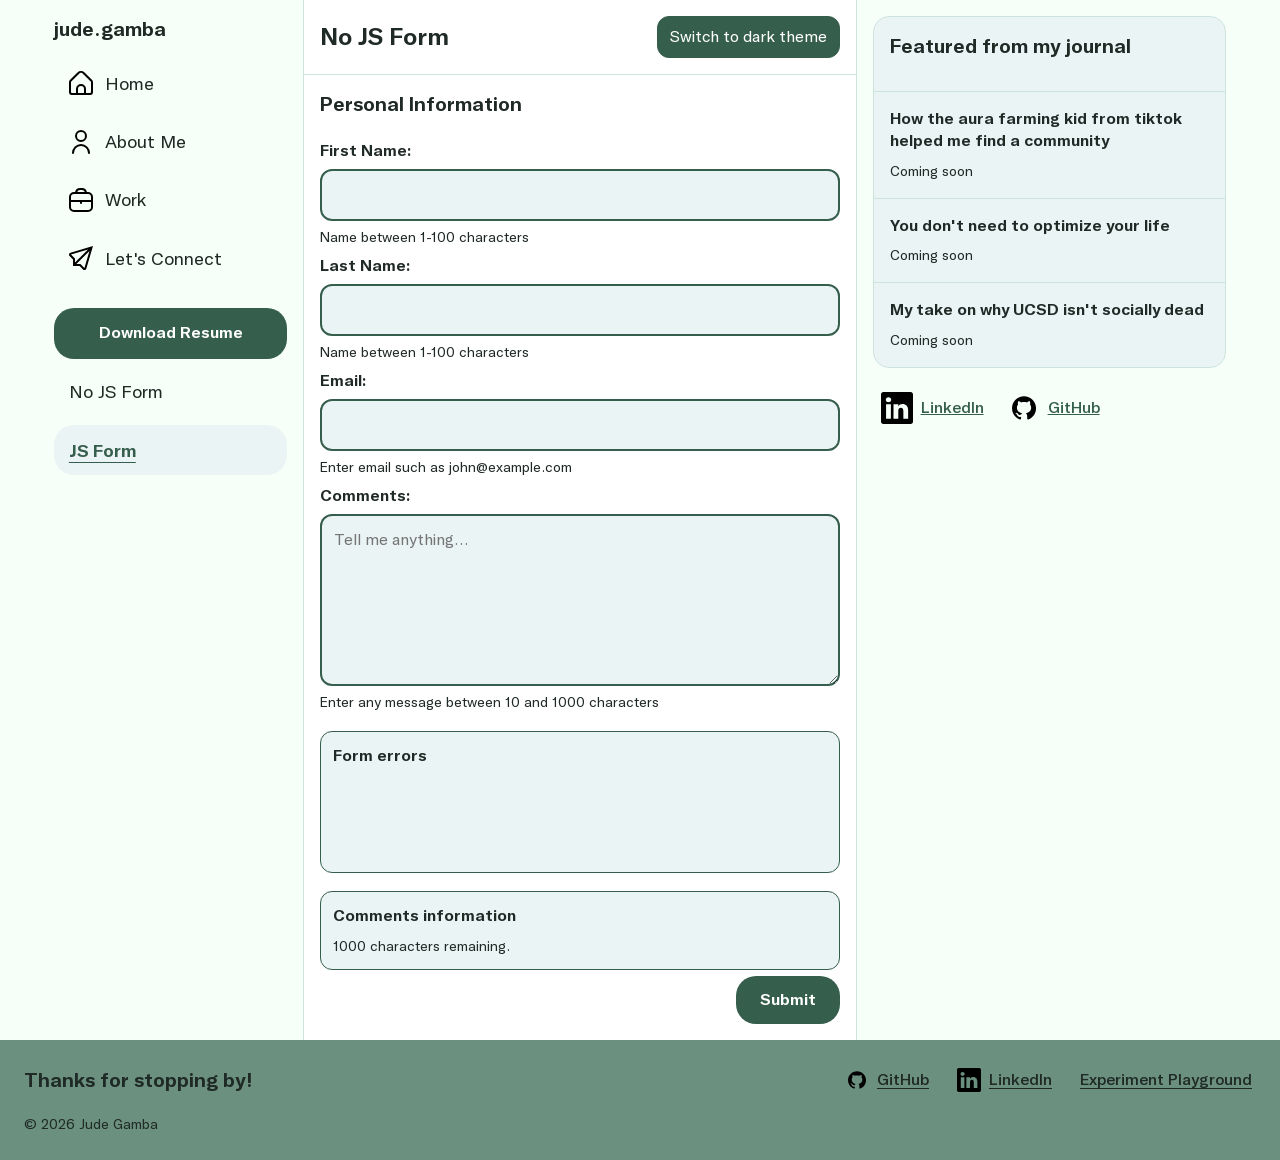
<file: form-with-js.html>
<!DOCTYPE html>
<html lang="en">
    <head>
        <meta charset="utf-8">
        <meta name="viewport" content="width=device-width, initial-scale=1">
        <meta name="description"
            content="Personal website showcasing Jude Gamba's portfolio">
        <Title>No JS Form</Title>
        <link rel="icon" href="assets/favicon.svg" type="image/svg+xml">
        <link rel="stylesheet" href="stylesheet.css">
        <script src="theme.js"></script>
        <script src="form.js" defer></script>
    </head>
    <body class="connect-page">
        <header>
            <h1>No JS Form</h1>
            <button type="button" class="theme-toggle" hidden>Switch to dark theme</button>
        </header>
        <nav aria-label="Main navigation">
            <h2><span class="first-name">jude</span>.<span class="last-name">gamba</span></h2>
            <ul>
                <li>
                    <a href="index.html">
                        <img src="assets/icons/home.svg" data-dark-src="assets/icons/home-converted-inverted.png" alt="" width="24" height="24">
                        <span>Home</span>
                    </a>
                </li>
                <li>
                    <a href="about.html">
                        <img src="assets/icons/user.svg" data-dark-src="assets/icons/user-converted-inverted.png" alt="" width="24" height="24">
                        <span>About Me</span>
                    </a>
                </li>
                <li>
                    <a href="work.html">
                        <img src="assets/icons/briefcase.svg" data-dark-src="assets/icons/briefcase-converted-inverted.png" alt="" width="24" height="24">
                        <span>Work</span>
                    </a>
                </li>
                <li>
                    <a href="connect.html">
                        <img src="assets/icons/paper-plane.svg" data-dark-src="assets/icons/paper-plane-converted-inverted.png" alt="" width="24" height="24">
                        <span>Let's Connect</span>
                    </a>
                </li>
                <li class="nav-resume-item">
                    <a href="assets/jude-gamba-resume.pdf" download class="resume-link">
                        Download Resume
                    </a>
                </li>
                <li>
                    <a href="form-no-js.html">
                        <span>No JS Form</span>
                    </a>
                </li>
                <li>
                    <a href="form-with-js.html" aria-current="page">
                        <span>JS Form</span>
                    </a>
                </li>
            </ul>
        </nav>
        <!-- Mobile nav bar-->
        <details class="mobile-menu">
            <summary aria-label="Navigation menu">
                <span class="hamburger" aria-hidden="true">
                    <span></span>
                    <span></span>
                    <span></span>
                </span>
            </summary>
            <nav aria-label="Mobile navigation">
                <ul>
                    <li><a href="index.html">Home</a></li>
                    <li><a href="about.html">About Me</a></li>
                    <li><a href="work.html">Work</a></li>
                    <li><a href="connect.html">Let's Connect</a></li>
                    <li>
                        <a href="form-no-js.html">
                            No JS Form
                        </a>
                    </li>
                    <li>
                        <a href="form-with-js.html" aria-current="page">
                            JS Form
                        </a>
                    </li>
                </ul>
            </nav>
        </details>

        <main>
            <form class="message-form validation-form" action="https://httpbin.org/post" method="post">
                <h2>Personal Information</h2>
                <input type="hidden" value="true" name="possible_bot">
                <input type="hidden" name="form-errors" id="form-errors" value="[]">
                <label for="fname">First Name: </label>
                <input type="text" id="fname" name="fname" autocomplete="given-name" minlength="1" maxlength="100" aria-describedby="fname-help fname-error" required>
                <small id="fname-help">Name between 1-100 characters</small>
                <label for="lname">Last Name: </label>
                <input type="text" id="lname" name="lname" autocomplete="family-name" minlength="1" maxlength="100" aria-describedby="lname-help lname-error"required>
                <small id="lname-help">Name between 1-100 characters</small>
                <label for="email">Email: </label>
                <input type="email" id="email" name="email" autocomplete="email" aria-describedby="email-help email-error"required>
                <small id="email-help">Enter email such as john@example.com</small>
                <label for="user-comment">Comments: </label>
                <textarea id="user-comment" name="comment" placeholder="Tell me anything..." rows="6" minlength="10" maxlength="1000" aria-describedby="comment-help comment-error comment-info" required></textarea>
                <small id="comment-help">Enter any message between 10 and 1000 characters</small>
                <section class="form-feedback form-errors" aria-labelledby="errors-heading" hidden>
                    <h3 id="errors-heading">Form errors</h3>
                    <div aria-live="polite" aria-relevant="additions text">
                        <p id="fname-error"></p>
                        <p id="lname-error"></p>
                        <p id="email-error"></p>
                        <p id="comment-error"></p>
                    </div>
                </section>
                <section class="form-feedback form-information" aria-labelledby="information-heading" hidden>
                    <h3 id="information-heading">Comments information</h3>
                    <p id="comment-info" role="status"></p>
                </section>
                <button type="submit">Submit</button>
            </form>
        </main>

        <aside aria-labelledby="journal-heading">
            <section class="journal-panel desktop-journal">
                <h2 id="journal-heading">Featured from my journal</h2>

                <article>
                    <h3>How the aura farming kid from tiktok helped me find a community</h3>
                    <p>Coming soon</p>
                </article>

                <article>
                    <h3>You don't need to optimize your life</h3>
                    <p>Coming soon</p>
                </article>

                <article>
                    <h3>My take on why UCSD isn't socially dead</h3>
                    <p>Coming soon</p>
                </article>
            </section>
            <details class="journal-panel mobile-journal">
                <summary>Featured from my journal</summary>

                <article>
                    <h3>How the aura farming kid from tiktok helped me find a community</h3>
                    <p>Coming soon</p>
                </article>

                <article>
                    <h3>You don't need to optimize your life</h3>
                    <p>Coming soon</p>
                </article>

                <article>
                    <h3>My take on why UCSD isn't socially dead</h3>
                    <p>Coming soon</p>
                </article>
            </details>

            <ul class="social-links" aria-label="Social profiles">
                <li>
                    <a class="social-link" href="https://www.linkedin.com/in/jude-raphael-gamba">
                        <img src="assets/icons/linkedin.svg" data-dark-src="assets/icons/linkedin-converted-inverted.png"
                            alt="" width="24" height="24">
                        <span>LinkedIn</span>
                    </a>
                </li>
                <li>
                    <a class="social-link" href="https://github.com/JudeRgamba">
                        <img src="assets/icons/GitHub_Invertocat_Black_Clearspace.svg" data-dark-src="assets/icons/GitHub_Invertocat_Black_Clearspace-converted-inverted.png"
                            alt="" width="24" height="24">
                        <span>GitHub</span>
                    </a>
                </li>
            </ul>
        </aside>
        <footer class="site-footer">
            <div class="footer-content">
                <p class="footer-message">Thanks for stopping by!</p>

                <nav class="footer-links" aria-label="Footer navigation">
                    <a href="https://github.com/JudeRgamba">
                        <img
                            src="assets/icons/GitHub_Invertocat_Black_Clearspace.svg" data-dark-src="assets/icons/GitHub_Invertocat_Black_Clearspace-converted-inverted.png"
                            alt=""
                            width="24"
                            height="24">
                        <span>GitHub</span>
                    </a>

                    <a href="https://www.linkedin.com/in/jude-raphael-gamba">
                        <img
                            src="assets/icons/linkedin.svg" data-dark-src="assets/icons/linkedin-converted-inverted.png"
                            alt=""
                            width="24"
                            height="24">
                        <span>LinkedIn</span>
                    </a>

                    <a href="experiments.html">Experiment Playground</a>
                </nav>
            </div>

            <p class="footer-copyright">
                <small>© 2026 Jude Gamba</small>
            </p>
        </footer>
        <a
            class="floating-resume"
            href="assets/jude-gamba-resume.pdf"
            download
            aria-label="Download resume">
            <img
                src="assets/icons/download.svg" data-dark-src="assets/icons/download-converted-inverted.png"
                alt=""
                width="24"
                height="24">
        </a>
    </body>
</html>
</file>
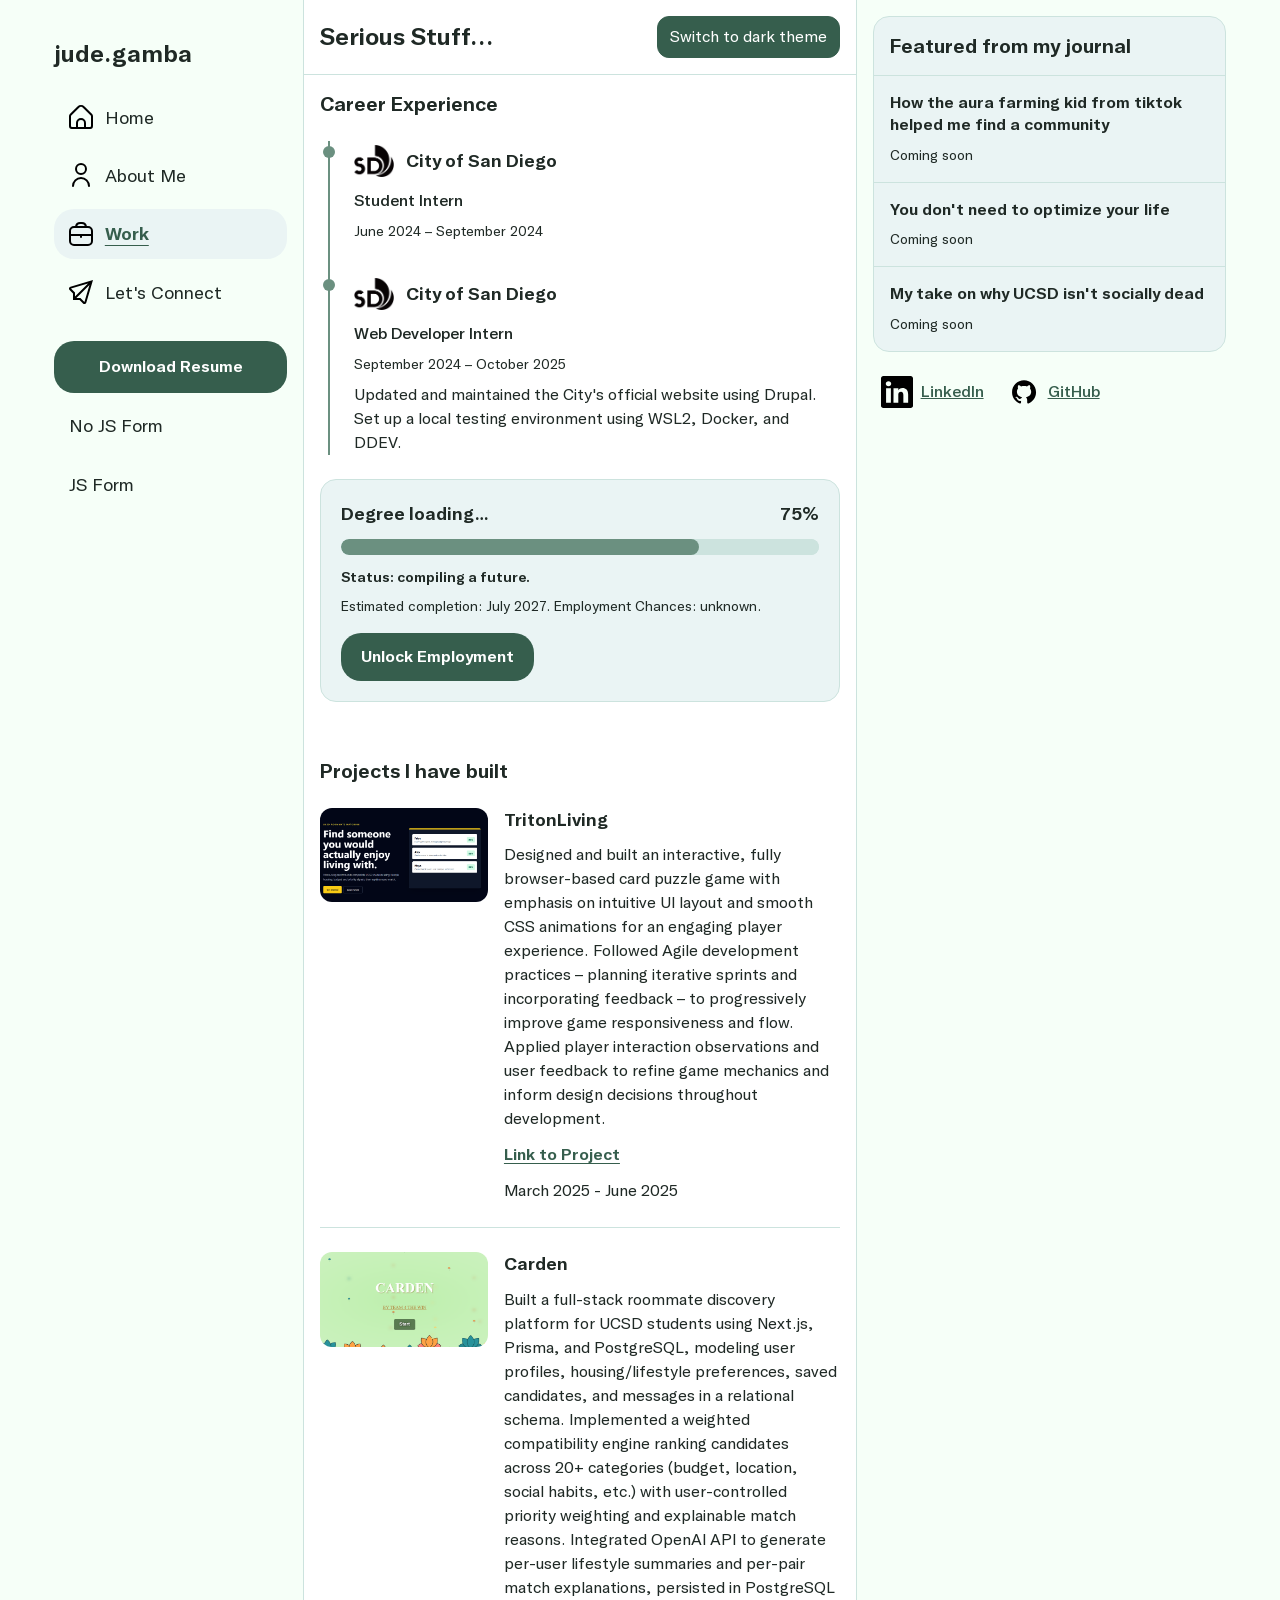
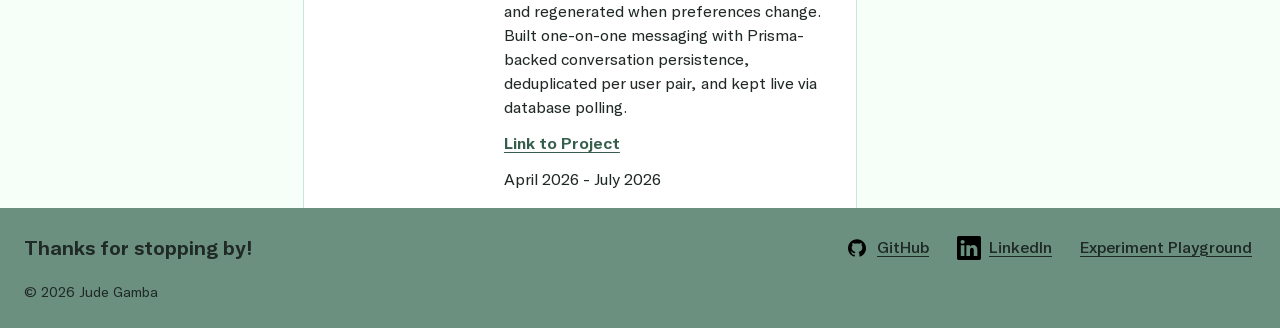
<file: work.html>
<!DOCTYPE html>
<html lang="en">
    <head>
        <meta charset="utf-8">
        <meta name="viewport" content="width=device-width, initial-scale=1">
        <meta name="description"
            content="Personal website showcasing Jude Gamba's portfolio">
        <Title>Work Page</Title>
        <link rel="icon" href="assets/favicon.svg" type="image/svg+xml">
        <link rel="stylesheet" href="stylesheet.css">
        <script src="theme.js"></script>
    </head>
    <body class="work-page">
        <header>
            <h1>Serious Stuff...</h1>
            <button type="button" class="theme-toggle" hidden>Switch to dark theme</button>
        </header>
        <nav aria-label="Main navigation">
            <h2><span class="first-name">jude</span>.<span class="last-name">gamba</span></h2>
            <ul>
                <li>
                    <a href="index.html">
                        <img src="assets/icons/home.svg" data-dark-src="assets/icons/home-converted-inverted.png" alt="" width="24" height="24">
                        <span>Home</span>
                    </a>
                </li>
                <li>
                    <a href="about.html">
                        <img src="assets/icons/user.svg" data-dark-src="assets/icons/user-converted-inverted.png" alt="" width="24" height="24">
                        <span>About Me</span>
                    </a>
                </li>
                <li>
                    <a href="work.html" aria-current="page">
                        <img src="assets/icons/briefcase.svg" data-dark-src="assets/icons/briefcase-converted-inverted.png" alt="" width="24" height="24">
                        <span>Work</span>
                    </a>
                </li>
                <li>
                    <a href="connect.html">
                        <img src="assets/icons/paper-plane.svg" data-dark-src="assets/icons/paper-plane-converted-inverted.png" alt="" width="24" height="24">
                        <span>Let's Connect</span>
                    </a>
                </li>
                <li class="nav-resume-item">
                    <a href="assets/jude-gamba-resume.pdf" download class="resume-link">
                        Download Resume
                    </a>
                </li>
                <li>
                    <a href="form-no-js.html">
                        <span>No JS Form</span>
                    </a>
                </li>
                <li>
                    <a href="form-with-js.html">
                        <span>JS Form</span>
                    </a>
                </li>
            </ul>
        </nav>
        <details class="mobile-menu">
            <summary aria-label="Navigation menu">
                <span class="hamburger" aria-hidden="true">
                    <span></span>
                    <span></span>
                    <span></span>
                </span>
            </summary>
            <nav aria-label="Mobile navigation">
                <ul>
                    <li><a href="index.html" aria-current="page">Home</a></li>
                    <li><a href="about.html">About Me</a></li>
                    <li><a href="work.html" aria-current="page">Work</a></li>
                    <li><a href="connect.html">Let's Connect</a></li>
                    <li>
                        <a href="form-no-js.html">
                            No JS Form
                        </a>
                    </li>
                    <li>
                        <a href="form-with-js.html">
                            JS Form
                        </a>
                    </li>
                </ul>
            </nav>
        </details>
        <main>
            <section aria-labelledby="work-experience-heading">
                <h2 id="work-experience-heading">Career Experience</h2>
                <work-timeline>
                    <ol class="career-timeline">
                        <li>
                            <div class="company-heading">
                                <img
                                    src="assets/icons/cosd_logo.jpg" data-dark-src="assets/icons/cosd_logo-converted-inverted.png"
                                    alt=""
                                    width="60"
                                    height="40">
                                <h3>City of San Diego</h3>
                            </div>
                            <p class="career-role">Student Intern</p>
                            <p class="career-dates">
                                <time datetime="2024-06">June 2024</time>
                                –
                                <time datetime="2024-09">September 2024</time>
                            </p>
                        </li>

                        <li>
                            <div class="company-heading">
                                <img
                                    src="assets/icons/cosd_logo.jpg" data-dark-src="assets/icons/cosd_logo-converted-inverted.png"
                                    alt=""
                                    width="60"
                                    height="40">
                                <h3>City of San Diego</h3>
                            </div>
                            <p class="career-role">Web Developer Intern</p>
                            <p class="career-dates">
                                <time datetime="2024-09">September 2024</time>
                                –
                                <time datetime="2025-10">October 2025</time>
                            </p>
                            <p>
                                Updated and maintained the City's official website
                                using Drupal. Set up a local testing environment
                                using WSL2, Docker, and DDEV.
                            </p>
                        </li>
                    </ol>
                </work-timeline>
                <div class="degree-widget">
                    <div class="degree-heading">
                        <label for="degree-progress">Degree loading…</label>
                        <span>75%</span>
                    </div>

                    <progress id="degree-progress" value="75" max="100">
                        75%
                    </progress>

                    <p class="degree-status">Status: compiling a future.</p>

                    <p class="degree-caption">
                        Estimated completion: July 2027.
                        Employment Chances: unknown.
                    </p>

                    <button command="show-modal" commandfor="my-dialog">
                        Unlock Employment
                    </button>
                </div>

                <dialog
                    id="my-dialog"
                    class="employment-dialog"
                    aria-labelledby="employment-heading"
                    aria-describedby="employment-message">

                    <h2 id="employment-heading">Employment not found</h2>

                    <p id="employment-message">It's never that easy.</p>

                    <button commandfor="my-dialog" command="close" autofocus>
                        Keep applying
                    </button>
                </dialog>
            </section>
            <br>
            <section aria-labelledby="projects-heading">
                <h2 id="projects-heading">Projects I have built</h2>
                <ul class="work-projects">
                    <li>
                        <project-card id="triton-living">
                            <a href="https://github.com/ucsd-cse-genai-programming-sp26/04-student-choice-jude-adrian-a4" target="_blank">
                                <img
                                class="project-thumbnail"
                                src="assets/images/projects/triton-living.png"
                                alt=""
                                width="144"
                                height="144"
                                loading="lazy">
                            </a>
                            <div class="project-details">
                                <h3>TritonLiving</h3>
                                <p>
                                    Designed and built an interactive, fully browser-based card puzzle game 
                                    with emphasis on intuitive UI layout and smooth CSS animations for an 
                                    engaging player experience. Followed Agile development practices – planning
                                    iterative sprints and incorporating feedback – to progressively improve game
                                    responsiveness and flow. Applied player interaction observations and user 
                                    feedback to refine game mechanics and inform design decisions throughout development.
                                </p>
                                <p><a href="https://github.com/ucsd-cse-genai-programming-sp26/04-student-choice-jude-adrian-a4" target="_blank">Link to Project</a></p>
                                <p>
                                    March 2025 - June 2025
                                </p>
                            </div>
                        </project-card>
                    </li>

                    <li>
                        <project-card id="carden">
                            <a href="https://github.com/cse110-sp25-group04/cse110-sp25-group04" target="_blank">
                                <img
                                class="project-thumbnail"
                                src="assets/images/projects/carden.png"
                                alt=""
                                width="144"
                                height="144"
                                loading="lazy">
                            </a>
                            <div class="project-details">
                                <h3>Carden</h3>
                                <p>
                                    Built a full-stack roommate discovery platform for UCSD students using Next.js,
                                    Prisma, and PostgreSQL, modeling user profiles, housing/lifestyle preferences, 
                                    saved candidates, and messages in a relational schema. Implemented a weighted 
                                    compatibility engine ranking candidates across 20+ categories (budget, location,
                                    social habits, etc.) with user-controlled priority weighting and explainable match reasons.
                                    Integrated OpenAI API to generate per-user lifestyle summaries and per-pair match 
                                    explanations, persisted in PostgreSQL and regenerated when preferences change.
                                    Built one-on-one messaging with Prisma-backed conversation persistence, deduplicated 
                                    per user pair, and kept live via database polling.
                                </p>
                                <p><a href="https://github.com/cse110-sp25-group04/cse110-sp25-group04" target="_blank">Link to Project</a></p>
                                <p>
                                    April 2026 - July 2026
                                </p>
                            </div>
                        </project-card>
                    </li>
                </ul>
            </section>
        </main>
        <aside aria-labelledby="journal-heading">
            <section class="journal-panel desktop-journal">
                <h2 id="journal-heading">Featured from my journal</h2>

                <article>
                    <h3>How the aura farming kid from tiktok helped me find a community</h3>
                    <p>Coming soon</p>
                </article>

                <article>
                    <h3>You don't need to optimize your life</h3>
                    <p>Coming soon</p>
                </article>

                <article>
                    <h3>My take on why UCSD isn't socially dead</h3>
                    <p>Coming soon</p>
                </article>
            </section>
            <details class="journal-panel mobile-journal">
                <summary>Featured from my journal</summary>

                <article>
                    <h3>How the aura farming kid from tiktok helped me find a community</h3>
                    <p>Coming soon</p>
                </article>

                <article>
                    <h3>You don't need to optimize your life</h3>
                    <p>Coming soon</p>
                </article>

                <article>
                    <h3>My take on why UCSD isn't socially dead</h3>
                    <p>Coming soon</p>
                </article>
            </details>
            <ul class="social-links" aria-label="Social profiles">
                <li>
                    <a class="social-link" href="https://www.linkedin.com/in/jude-raphael-gamba">
                        <img src="assets/icons/linkedin.svg" data-dark-src="assets/icons/linkedin-converted-inverted.png"
                            alt="" width="24" height="24">
                        <span>LinkedIn</span>
                    </a>
                </li>
                <li>
                    <a class="social-link" href="https://github.com/JudeRgamba">
                        <img src="assets/icons/GitHub_Invertocat_Black_Clearspace.svg" data-dark-src="assets/icons/GitHub_Invertocat_Black_Clearspace-converted-inverted.png"
                            alt="" width="24" height="24">
                        <span>GitHub</span>
                    </a>
                </li>
            </ul>
        </aside>
        <footer class="site-footer">
            <div class="footer-content">
                <p class="footer-message">Thanks for stopping by!</p>

                <nav class="footer-links" aria-label="Footer navigation">
                    <a href="https://github.com/JudeRgamba">
                        <img
                            src="assets/icons/GitHub_Invertocat_Black_Clearspace.svg" data-dark-src="assets/icons/GitHub_Invertocat_Black_Clearspace-converted-inverted.png"
                            alt=""
                            width="24"
                            height="24">
                        <span>GitHub</span>
                    </a>

                    <a href="https://www.linkedin.com/in/jude-raphael-gamba">
                        <img
                            src="assets/icons/linkedin.svg" data-dark-src="assets/icons/linkedin-converted-inverted.png"
                            alt=""
                            width="24"
                            height="24">
                        <span>LinkedIn</span>
                    </a>

                    <a href="experiments.html">Experiment Playground</a>
                </nav>
            </div>

            <p class="footer-copyright">
                <small>© 2026 Jude Gamba</small>
            </p>
        </footer>
        <script>
            class WorkTimeline extends HTMLElement {
                constructor() {
                    super();
                    console.log("Hello world");
                }
            }

            customElements.define("work-timeline", WorkTimeline);
        </script>
        <a
            class="floating-resume"
            href="assets/jude-gamba-resume.pdf"
            download
            aria-label="Download resume">
            <img
                src="assets/icons/download.svg" data-dark-src="assets/icons/download-converted-inverted.png"
                alt=""
                width="24"
                height="24">
        </a>
    </body>
</html>
</file>
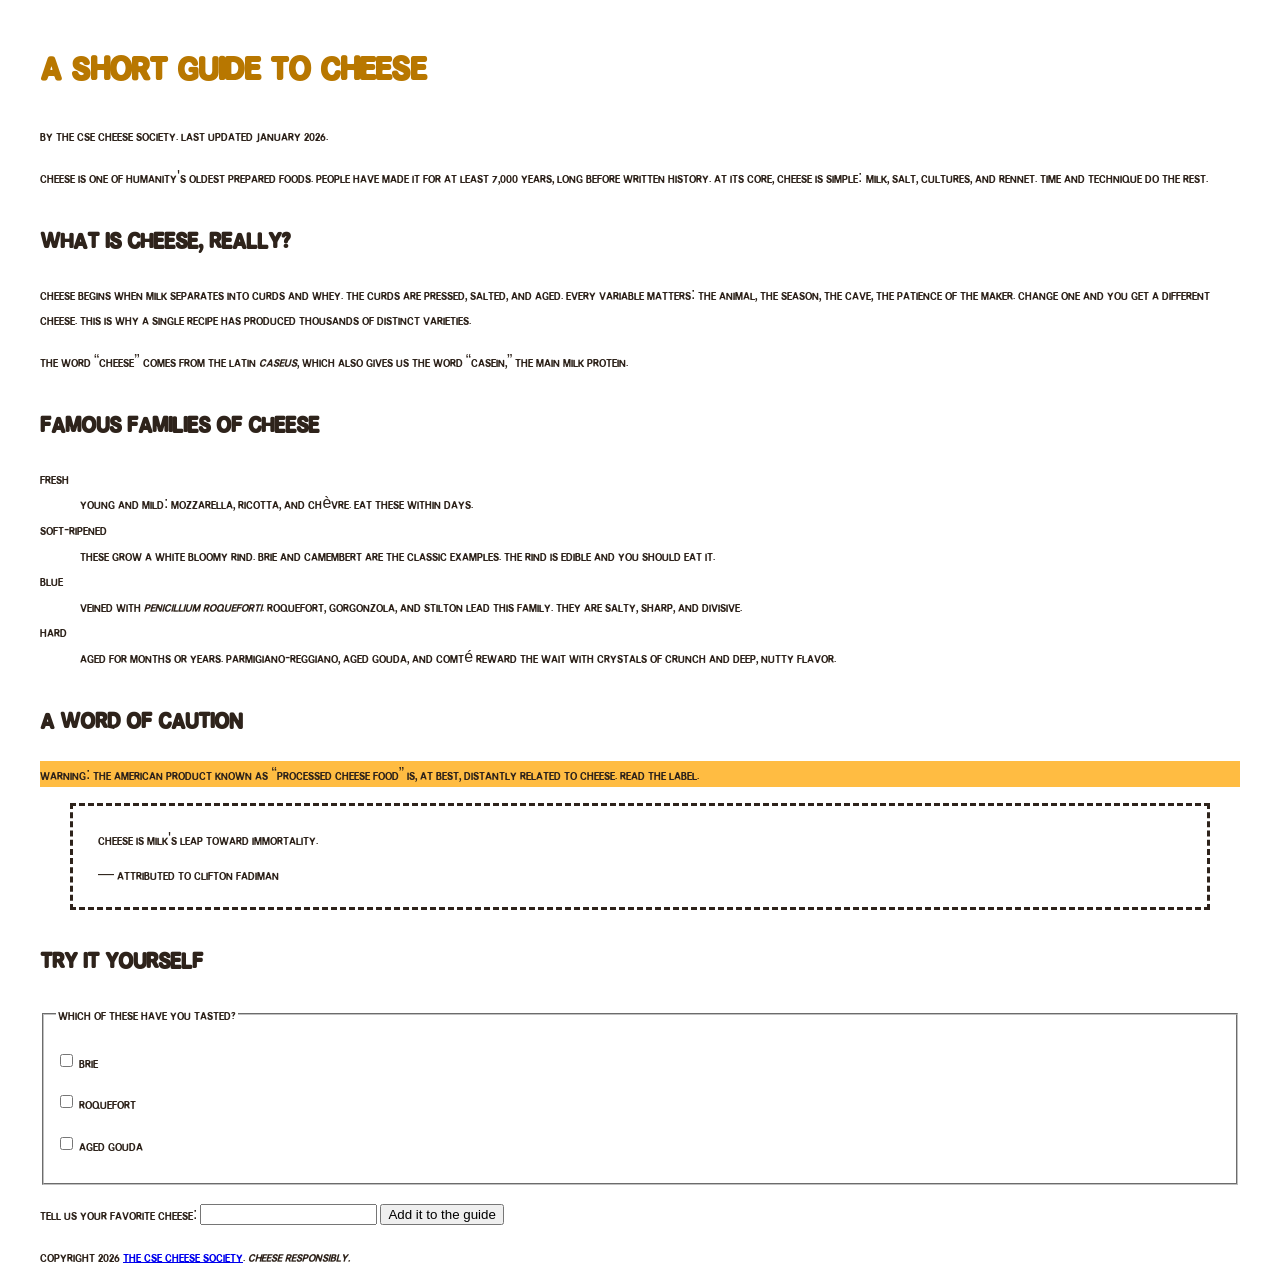
<file: part1/cheese.html>
<!DOCTYPE html>
<html lang="en">
<head>
  <meta charset="UTF-8">
  <meta name="viewport" content="width=device-width, initial-scale=1">
  <title>A Short Guide to Cheese</title>
  <link rel="stylesheet" href="cheese.css">
</head>
<body>
  <header>
    <h1>A Short Guide to Cheese</h1>
    <p>by The CSE Cheese Society. Last updated <time datetime="2026-01">January 2026</time>.</p>
  </header>

  <main>
    <article>
      <p>Cheese is one of humanity's oldest prepared foods. People have made
      it for at least 7,000 years, long before written history. At its core,
      cheese is simple: milk, salt, cultures, and rennet. Time and technique
      do the rest.</p>

      <section>
        <h2>What Is Cheese, Really?</h2>
        <p>Cheese begins when milk separates into curds and whey. The curds
        are pressed, salted, and aged. Every variable matters: the animal,
        the season, the cave, the patience of the maker. Change one and you
        get a different cheese. This is why a single recipe has produced
        thousands of distinct varieties.</p>
        <p>The word <q>cheese</q> comes from the Latin
        <span class="latin" lang="la">caseus</span>, which also gives us the word
        <q>casein,</q> the main milk protein.</p>
      </section>

      <section>
        <h2>Famous Families of Cheese</h2>

        <dl>
          <dt>Fresh</dt>
          <dd>Young and mild: mozzarella, ricotta, and
          <span lang="fr">chèvre</span>. Eat these within days.</dd>

          <dt>Soft-ripened</dt>
          <dd>These grow a white bloomy rind. Brie and Camembert are the
          classic examples. The rind is edible and you should eat it.</dd>

          <dt>Blue</dt>
          <dd>Veined with <span class="latin" lang="la">Penicillium
          roqueforti</span>. Roquefort, Gorgonzola, and Stilton lead this
          family. They are salty, sharp, and divisive.</dd>

          <dt>Hard</dt>
          <dd>Aged for months or years. Parmigiano-Reggiano, aged Gouda,
          and <span lang="fr">Comté</span> reward the wait with crystals
          of crunch and deep, nutty flavor.</dd>
        </dl>
      </section>

      <section>
        <h2>A Word of Caution</h2>
        <p id="warning">Warning: The American product known as
        <q>processed cheese food</q> is, at best, distantly related to
        cheese. Read the label.</p>

        <blockquote>
          <p>Cheese is milk's leap toward immortality.</p>
          <footer>— attributed to Clifton Fadiman</footer>
        </blockquote>
      </section>

      <section>
        <h2>Try It Yourself</h2>
        <form>
          <fieldset>
            <legend>Which of these have you tasted?</legend>
            <p><input type="checkbox" id="c-brie" name="tasted" value="brie">
               <label for="c-brie">Brie</label></p>
            <p><input type="checkbox" id="c-roquefort" name="tasted" value="roquefort">
               <label for="c-roquefort">Roquefort</label></p>
            <p><input type="checkbox" id="c-gouda" name="tasted" value="gouda">
               <label for="c-gouda">Aged Gouda</label></p>
          </fieldset>
          <p>
            <label for="fav">Tell us your favorite cheese:</label>
            <input type="text" id="fav" name="favorite">
            <button type="submit">Add it to the guide</button>
          </p>
        </form>
      </section>
    </article>
  </main>
  <footer>
    <p>Copyright 2026 <a href="https://example.com/cheese-society">The CSE
    Cheese Society</a>. <em>Cheese responsibly.</em></p>
  </footer>
</body>
</html>
</file>
<file: stylesheet.css>
/* Jude Gamba */
/* https://github.com/JudeRgamba/CSE134B-Hw3 */

@font-face {
    font-family: 'Twitter Chirp';
    src: url('assets/fonts/Chirp-Heavy.woff2') format('woff2');
    font-weight: 900;
    font-style: normal;
    font-display: swap;
}

@font-face {
    font-family: 'Twitter Chirp';
    src: url('assets/fonts/Chirp-Bold.woff2') format('woff2');
    font-weight: bold;
    font-style: normal;
    font-display: swap;
}

@font-face {
    font-family: 'Twitter Chirp';
    src: url('assets/fonts/Chirp-Regular.woff2') format('woff2');
    font-weight: normal;
    font-style: normal;
    font-display: swap;
}

@font-face {
    font-family: 'Twitter Chirp';
    src: url('assets/fonts/Chirp-Medium.woff2') format('woff2');
    font-weight: 500;
    font-style: normal;
    font-display: swap;
}

/* Shared settings and default light theme */
:root {
    --font-body: "Twitter Chirp", Arial, sans-serif;
    --spacing: 1rem;

    color-scheme: light;
    --page-background: #f6fff8;
    --feed-background: #ffffff;
    --surface-background: #eaf4f4;
    --text-color: #1f2925;
    --link-color: #365e4d;
    --border-color: #cce3de;
    --hover-background: #cce3de;
    --accent-color: #6b9080;
    --progress-track: #cce3de;
    --button-background: #365e4d;
    --button-hover-background: #1f2925;
    --button-text: #ffffff;
    --focus-color: #365e4d;
    --input-background: #eaf4f4;
    --input-border: #365e4d;
    --error-color: #a12622;
    --footer-background: #6b9080;
    --footer-text: #1f2925;
    --shadow-color: rgb(0 0 0 / 20%);
    --floating-shadow-color: rgb(0 0 0 / 25%);
    --backdrop-color: rgb(0 0 0 / 55%);
}

/* Dark theme: activated by data-theme="dark" on the html element. */
:root[data-theme="dark"] {
    color-scheme: dark;
    --page-background: #101815;
    --feed-background: #18231e;
    --surface-background: #22322a;
    --text-color: #edf5ef;
    --link-color: #a4d8bb;
    --border-color: #425c4f;
    --hover-background: #30483b;
    --accent-color: #89b9a0;
    --progress-track: #425c4f;
    --button-background: #365e4d;
    --button-hover-background: #426e5b;
    --button-text: #ffffff;
    --focus-color: #b5ebcd;
    --input-background: #22322a;
    --input-border: #89b9a0;
    --error-color: #ffaaa5;
    --footer-background: #263e32;
    --footer-text: #edf5ef;
    --shadow-color: rgb(0 0 0 / 40%);
    --floating-shadow-color: rgb(0 0 0 / 45%);
    --backdrop-color: rgb(0 0 0 / 70%);
}

body {
    margin: 0;
    background-color: var(--page-background);
    color: var(--text-color);
    font-family: var(--font-body);
    font-size: 1rem;
    line-height: 1.5;
}

a {
    color: var(--link-color);
}

/* Native button supports Tab, Enter, and Space. Reveal only after setup. */
.theme-toggle[hidden] {
    display: none;
}

.theme-toggle {
    padding: 0.5em 0.75em;
    border: 1px solid var(--input-border);
    border-radius: 0.75rem;
    background-color: var(--button-background);
    color: var(--button-text);
    font: inherit;
    cursor: pointer;
}

.theme-toggle:hover {
    background-color: var(--button-hover-background);
}

body > header {
    display: flex;
    align-items: center;
    justify-content: space-between;
    flex-wrap: wrap;
    gap: 0.75rem;
}

main {
    background-color: var(--feed-background);
    border-inline: 1px solid var(--border-color);
    padding: var(--spacing);
}

/* Include padding and borders within declared element widths. */
*,
*::before,
*::after {
    box-sizing: border-box;
}

/* Desktop: navigation, center feed, and journal sidebar. */
@media (min-width: 75rem) {
    body {
        display: grid;
        grid-template-columns:
            minmax(0, 1fr)
            minmax(0, min(20.68vw, 24.75rem))
            minmax(0, min(43.24vw, 51.75rem))
            minmax(0, min(30.08vw, 36rem))
            minmax(0, 1fr);
        grid-template-rows: auto 1fr auto;

        width: 100%;
        max-width: none;
        margin: 0;

        align-items: start;
        min-height: 100vh;
    }

    /* Child selectors place the page's main regions in the grid. */
    body > header {
        grid-column: 3;
        grid-row: 1;
        padding: var(--spacing);
        background-color: var(--feed-background);
        border-inline: 1px solid var(--border-color);
    }

    body > main {
        grid-column: 3;
        grid-row: 2;
        min-width: 0;
        align-self: stretch;
    }

    body > nav {
        grid-column: 2;
        grid-row: 1 / 3;
    }

    body > aside {
        grid-column: 4;
        grid-row: 1 / 3;
    }

    body > nav,
    body > aside {
        position: sticky;
        top: 0;
        max-height: 100vh;
        overflow-y: auto;
        padding: var(--spacing);
    }

    body > footer {
        grid-column: 2;
        grid-row: 3;
        padding: var(--spacing);
        background-color: var(--feed-background);
        border-inline: 1px solid var(--border-color);
    }
}

/* Navigation Bar Styling */
@media (min-width: 75rem) {
    /* Child combinator: style the main navigation's list. */
    body > nav > ul {
        display: flex;
        flex-direction: column;
        gap: 0.5rem;
        list-style: none;
        margin: 0;
        padding: 0;
    }

    /* Descendant combinator: align icons and text within navigation links. */
    body > nav a {
        display: flex;
        align-items: center;
        gap: 0.75rem;
        padding: 0.65em 0.8em;
        border-radius: 20px;
        color: var(--text-color);
        font-size: 1.125rem;
        text-decoration: none;
    }

    body > nav a img {
        width: 1.5rem;
        height: 1.5rem;
        flex-shrink: 0;
    }

    body > nav a:hover {
        background-color: var(--hover-background);
        text-decoration: underline;
        text-underline-offset: 0.25em;
    }

    /* Attribute selector: identify the current page's navigation link. */
    body > nav a[aria-current="page"] {
        background-color: var(--surface-background);
        color: var(--link-color);
        font-weight: 700;
        text-decoration: underline;
        text-underline-offset: 0.25em;
    }

    body > nav .resume-link {
        justify-content: center;
        margin-top: var(--spacing);
        padding: 0.85em 1em;
        background-color: var(--button-background);
        color: var(--button-text);
        font-size: 1rem;
        font-weight: 700;
    }

    body > nav .resume-link:hover {
        background-color: var(--button-hover-background);
    }
}

/* Keep keyboard focus visible at every screen width. */
a:focus-visible,
button:focus-visible,
input:focus-visible,
textarea:focus-visible,
select:focus-visible {
    outline: 3px solid var(--focus-color);
    outline-offset: 3px;
}

/* Stick Header for top of page */
@media (min-width: 75rem) {
    body > header {
        position: sticky;
        top: 0;
        z-index: 10;
        border-bottom: 1px solid var(--border-color);
    }

    body > header > h1 {
        margin: 0;
        font-size: 1.5rem;
        line-height: 1.25;
    }
}

/* Main Feed Styling */
.home-page > main {
    padding: 0;
}

/* Child combinator: give each Home feed section its own spacing. */
.home-page > main > section {
    padding: var(--spacing);
}

/* Adjacent sibling combinator: separate consecutive feed sections. */
.home-page > main > section + section {
    border-top: 1px solid var(--border-color);
}

.home-page > main > section > h2 {
    margin: 0 0 0.75rem;
    font-size: 1.25rem;
    line-height: 1.3;
}

.home-page > main p {
    margin: 0.75rem 0 0;
}

/* Descendant selector: keep Home photos within their available width. */
.home-page main img {
    display: block;
    max-width: 100%;
    height: auto;
    border-radius: 0.75rem;
}

/* Child combinator: arrange featured projects in one scrollable row. */
.home-page .project-stories {
    display: flex;
    gap: 1.25rem;
    overflow-x: auto;
    list-style: none;
    margin: 0;
    padding: 0.5rem;
}

.home-page .project-stories > li {
    flex: 0 0 6rem;
}

.home-page .project-stories a {
    display: flex;
    flex-direction: column;
    align-items: center;
    gap: 0.5rem;
    padding: 0.25rem;
    color: var(--text-color);
    text-align: center;
    text-decoration: none;
    font-size: 0.875rem;
    font-weight: 500;
}

.home-page .project-stories img {
    width: 5rem;
    height: 5rem;
    object-fit: cover;
    border: 3px solid var(--accent-color);
    border-radius: 50%;
}

.home-page .project-stories a:hover {
    color: var(--link-color);
    text-decoration: underline;
    text-underline-offset: 0.2em;
}

.home-page .project-stories a:hover img {
    border-color: var(--link-color);
}

/* Attribute selector: give linked projects a block box and anchor clearance. */
project-card[id] {
    display: block;
    scroll-margin-top: 6rem;
}

/* Descendant selector: align the avatar and author name within a post. */
.home-page .post-author {
    display: flex;
    align-items: center;
    gap: 0.75rem;
    margin-bottom: 0.75rem;
}

.home-page .post-author img {
    width: 3rem;
    height: 3rem;
    flex-shrink: 0;
    object-fit: cover;
    border-radius: 50%;
}

.home-page .post-author h3 {
    margin: 0;
    font-size: 1rem;
    font-weight: 700;
    line-height: 1.3;
}

.home-page .feed-post > p {
    margin: 0;
}

/* Fill the feed with the welcome photo and update photo. */
.home-page section[aria-labelledby="welcome-heading"] > img,
.home-page .post-photo {
    width: 100%;
    height: auto;
}

/* Journal Sidebar Styling */
.journal-panel {
    background-color: var(--surface-background);
    border: 1px solid var(--border-color);
    border-radius: 1rem;
}

/* Child combinator: space the panel heading and journal entries. */
.journal-panel > h2,
.journal-panel > article {
    padding: var(--spacing);
    margin: 0;
}

.journal-panel > h2 {
    font-size: 1.25rem;
    line-height: 1.3;
}

.journal-panel > article {
    border-top: 1px solid var(--border-color);
}

.journal-panel h3 {
    margin: 0;
    font-size: 1rem;
    line-height: 1.4;
}

.journal-panel p {
    margin: 0.5rem 0 0;
    font-size: 0.875rem;
}

.social-links {
    display: flex;
    flex-wrap: wrap;
    gap: 0.5rem;
    list-style: none;
    margin: var(--spacing) 0 0;
    padding: 0;
}

.social-link {
    display: flex;
    align-items: center;
    gap: 0.5rem;
    padding: 0.5em;
    border-radius: 0.5rem;
    color: var(--link-color);
    font-size: 1rem;
    font-weight: 500;
}

.social-link img {
    width: 2rem;
    height: 2rem;
    object-fit: contain;
}

/* Attribute selector: hover styling applies only to real profile links. */
.social-link[href]:hover {
    background-color: var(--hover-background);
    text-decoration-thickness: 2px;
}

/* Profile Page Styles */
.about-page > main {
    padding: 0;
}

.profile-cover {
    display: block;
    width: 100%;
    aspect-ratio: 3 / 1;
    object-fit: cover;
}

.profile-details {
    padding: 0 var(--spacing) var(--spacing);
}

.profile-avatar {
    display: block;
    position: relative;
    width: 9rem;
    height: 9rem;
    margin-top: -4.5rem;
    border: 0.3rem solid var(--feed-background);
    border-radius: 50%;
    object-fit: cover;
}

/* Child selector: style the profile's name and bio paragraphs. */
.profile-details > h2 {
    margin: 0.75rem 0 0;
    font-size: 1.5rem;
    line-height: 1.25;
}

.profile-details > p {
    margin: 0.75rem 0 0;
}

.profile-meta {
    display: flex;
    flex-wrap: wrap;
    gap: 0.5rem 1rem;
    list-style: none;
    margin: 0.75rem 0 0;
    padding: 0;
    font-size: 0.875rem;
}

.profile-meta > li {
    display: flex;
    align-items: center;
    gap: 0.4rem;
}

.profile-meta img {
    width: 1.25rem;
    height: 1.25rem;
}

.profile-stat {
    font-size: 0.875rem;
}

/* Hobby Posts */
.hobby-feed {
    border-top: 1px solid var(--border-color);
}

/* Child selectors: space the hobby feed's introductory heading and text. */
.hobby-feed > h2 {
    margin: 0;
    padding: var(--spacing) var(--spacing) 0;
    font-size: 1.25rem;
    line-height: 1.3;
}

.hobby-feed > p {
    margin: 0;
    padding: 0.5rem var(--spacing) var(--spacing);
}

.hobby-post {
    padding: var(--spacing);
    border-top: 1px solid var(--border-color);
}

.hobby-author {
    display: flex;
    align-items: center;
    gap: 0.75rem;
}

.hobby-author img {
    display: block;
    width: 3rem;
    height: 3rem;
    flex-shrink: 0;
    border-radius: 50%;
    object-fit: cover;
}

.hobby-author p {
    margin: 0;
    font-size: 1rem;
    font-weight: 700;
}

.hobby-post > h3 {
    margin: 0.75rem 0 0;
    font-size: 1.125rem;
    line-height: 1.3;
}

.hobby-post > p {
    margin: 0.75rem 0;
}

.photo-gallery {
    display: grid;
    grid-template-columns: repeat(2, minmax(0, 1fr));
    gap: 0.5rem;
    list-style: none;
    margin: 1rem 0 0;
    padding: 0;
}

.photo-gallery a {
    display: block;
    border-radius: 0.75rem;
}

.photo-gallery img {
    display: block;
    width: 100%;
    height: auto;
    aspect-ratio: 1 / 1;
    object-fit: cover;
    border-radius: 0.75rem;
}

.photo-gallery a:hover {
    outline: 2px solid var(--link-color);
    outline-offset: 2px;
}

/* Keep the keyboard video within its post at a widescreen ratio. */
.hobby-video {
    display: block;
    width: 100%;
    aspect-ratio: 16 / 9;
    height: auto;
    margin-top: var(--spacing);
    border: 0;
    border-radius: 0.75rem;
}

/* Work Page Styling */
.work-page > main {
    padding: 0;
}

/* Child selector: give each Work section consistent feed spacing. */
.work-page > main > section {
    padding: var(--spacing);
}

.work-page > main > section > h2 {
    margin: 0 0 1.5rem;
    font-size: 1.25rem;
    line-height: 1.3;
}

work-timeline {
    display: block;
}

.career-timeline {
    list-style: none;
    margin: 0 0 1.5rem 0.5rem;
    padding: 0;
    border-left: 2px solid var(--accent-color);
}

/* Child selector: position each experience beside the timeline. */
.career-timeline > li {
    position: relative;
    padding: 0 0 2rem 1.5rem;
}

.career-timeline > li:last-child {
    padding-bottom: 0;
}

/* Decorative dots mark each experience on the vertical line. */
.career-timeline > li::before {
    content: "";
    position: absolute;
    top: 0.3rem;
    left: -0.4375rem;
    width: 0.75rem;
    height: 0.75rem;
    border-radius: 50%;
    background-color: var(--accent-color);
}

.career-timeline h3 {
    margin: 0;
    font-size: 1.125rem;
    line-height: 1.3;
}

.career-timeline p {
    margin: 0.5rem 0 0;
}

.career-role {
    font-weight: 500;
}

.career-dates {
    font-size: 0.875rem;
}

/* Descendant selector: align each company logo with its heading. */
.career-timeline .company-heading {
    display: flex;
    align-items: center;
    gap: 0.75rem;
}

.company-heading img {
    display: block;
    width: 2.5rem;
    height: 2.5rem;
    flex-shrink: 0;
    object-fit: contain;
}

.degree-widget {
    padding: 1.25rem;
    border: 1px solid var(--border-color);
    border-radius: 1rem;
    background-color: var(--surface-background);
}

.degree-heading {
    display: flex;
    justify-content: space-between;
    align-items: baseline;
    gap: 1rem;
    margin-bottom: 0.75rem;
    font-size: 1.125rem;
    font-weight: 700;
}

.degree-widget progress {
    display: block;
    width: 100%;
    height: 1rem;
    overflow: hidden;
    appearance: none;
    border: 0;
    border-radius: 999px;
    background-color: var(--progress-track);
    accent-color: var(--accent-color);
}

/* Chrome, Edge, and Safari: style the track and filled portion. */
.degree-widget progress::-webkit-progress-bar {
    background-color: var(--progress-track);
    border-radius: 20px;
}

.degree-widget progress::-webkit-progress-value {
    background-color: var(--accent-color);
    border-radius: 999px;
}

/* Firefox: style the filled portion. */
.degree-widget progress::-moz-progress-bar {
    background-color: var(--accent-color);
    border-radius: 20px;
}

.degree-status {
    margin: 0.75rem 0 0;
    font-size: 0.875rem;
    font-weight: 700;
}

.degree-caption {
    margin: 0.5rem 0 1rem;
    font-size: 0.875rem;
}

.degree-widget button {
    padding: 0.75em 1.25em;
    border: 0;
    border-radius: 20px;
    background-color: var(--button-background);
    color: var(--button-text);
    font: inherit;
    font-weight: 700;
    cursor: pointer;
}

.degree-widget button:hover {
    background-color: var(--button-hover-background);
}

.employment-dialog {
    width: min(90%, 26rem);
    margin: auto;
    padding: 1.75rem;
    border: 1px solid var(--accent-color);
    border-radius: 1rem;
    background-color: var(--feed-background);
    color: var(--text-color);
    box-shadow: 0 1rem 3rem var(--shadow-color);
    text-align: center;
}

/* Dim the page behind the open modal dialog. */
.employment-dialog::backdrop {
    background-color: var(--backdrop-color);
}

.employment-dialog h2 {
    margin: 0;
    font-size: 1.5rem;
    line-height: 1.25;
}

.employment-dialog p {
    margin: 1rem 0 1.5rem;
}

.employment-dialog button {
    padding: 0.75em 1.5em;
    border: 0;
    border-radius: 20px;
    background-color: var(--button-background);
    color: var(--button-text);
    font: inherit;
    font-weight: 700;
    cursor: pointer;
}

.employment-dialog button:hover {
    background-color: var(--button-hover-background);
}

/* Project feed styling */
/* Adjacent sibling selector: divide consecutive Work feed sections. */
.work-page > main > section + section {
    border-top: 1px solid var(--border-color);
}

.work-projects {
    list-style: none;
    margin: 0;
    padding: 0;
}

/* Adjacent sibling selector: separate project rows. */
.work-projects > li + li {
    margin-top: 1.5rem;
    padding-top: 1.5rem;
    border-top: 1px solid var(--border-color);
}

.work-projects project-card {
    display: grid;
    grid-template-columns: minmax(0, 1fr) minmax(0, 2fr);
    align-items: start;
    gap: 1rem;
}

.work-projects .project-thumbnail {
    display: block;
    width: 100%;
    aspect-ratio: 16 / 9;
    height: auto;
    object-fit: cover;
    border-radius: 0.75rem;
    align-self: center;
}

.project-details {
    min-width: 0;
    overflow-wrap: anywhere;
}

.project-details h3 {
    margin: 0;
    font-size: 1.125rem;
    line-height: 1.3;
}

.project-details p {
    margin: 0.75rem 0 0;
}

.project-details a {
    color: var(--link-color);
    font-weight: 700;
    text-underline-offset: 0.2em;
}

.project-details a:hover {
    text-decoration-thickness: 2px;
}

/* Connect Page Styling */
.connect-page > main {
    padding: 0;
}

/* Child selector: space the Connect feed sections. */
.connect-page > main > section {
    padding: var(--spacing);
}

/* Adjacent sibling selector: divide the message form and poll. */
.connect-page > main > section + section {
    border-top: 1px solid var(--border-color);
}

.connect-page h2 {
    margin: 0 0 1rem;
    font-size: 1.25rem;
    line-height: 1.3;
}

.message-form {
    display: grid;
    gap: 0.75rem;
}

.message-form p {
    margin: 0 0 0.5rem;
    font-size: 0.875rem;
}

.message-form label {
    font-weight: 700;
}

/* Attribute selector: style the email field alongside the message field. */
.message-form input[type="text"],
.message-form input[type="email"],
.message-form textarea {
    width: 100%;
    min-width: 0;
    padding: 0.75em;
    border: 1px solid var(--input-border);
    border-radius: 0.75rem;
    background-color: var(--input-background);
    color: var(--text-color);
    font: inherit;
}

.connect-page > main > .message-form {
    padding: var(--spacing);
}

.message-form textarea {
    resize: vertical;
}

.message-form button {
    justify-self: end;
    padding: 0.75em 1.5em;
    border: 0;
    border-radius: 20px;
    background-color: var(--button-background);
    color: var(--button-text);
    font: inherit;
    font-weight: 700;
    cursor: pointer;
}

.message-form button:hover {
    background-color: var(--button-hover-background);
}

.validation-form {
    gap: 0.375rem;
}

/* Keep the same border width in every validation state. */
.validation-form input:required,
.validation-form textarea:required {
    border-width: 2px;
}

/* Keep keyboard focus visible in every validation state. */
.validation-form input:focus-visible,
.validation-form textarea:focus-visible,
.validation-form button:focus-visible {
    outline: 3px solid var(--focus-color);
    outline-offset: 3px;
}

.validation-form small {
    display: block;
    font-size: 0.875rem;
}

/* Reserve space so showing an error does not shift the layout. */
.validation-form .field-error {
    display: block;
    visibility: hidden;
    color: var(--error-color);
    font-size: 0.875rem;
}

.validation-form input:user-invalid + .field-error,
.validation-form textarea:user-invalid + .field-error {
    visibility: visible;
}

.professor-poll fieldset {
    min-width: 0;
    margin: 0;
    padding: var(--spacing);
    border: 1px solid var(--border-color);
    border-radius: 0.75rem;
}

.professor-poll legend {
    padding-inline: 0.25em;
    font-weight: 700;
}

.poll-option {
    display: flex;
    align-items: center;
    gap: 0.75rem;
    padding: 0.75em;
    border-radius: 0.5rem;
    cursor: pointer;
}

.poll-option:hover {
    background-color: var(--surface-background);
}

.poll-option input {
    flex-shrink: 0;
    margin: 0;
    accent-color: var(--link-color);
}

/* Highlight the label containing a selected radio button. */
.poll-option:has(input:checked) {
    background-color: var(--hover-background);
    color: var(--link-color);
    font-weight: 700;
}

/* Hide feedback until Professor Soosai Raj is selected. */
.poll-feedback {
    display: none;
    margin: 0.75rem 0 0;
    color: var(--link-color);
    font-weight: 700;
}

/* Show feedback when this fieldset contains the checked Gerald radio. */
.professor-poll fieldset:has(#gerald:checked) .poll-feedback {
    display: block;
}

/* Match the form's existing colors, corners, and typography. */
.validation-form .form-feedback {
    margin-top: 0.75rem;
    padding: 0.75rem;
    border: 1px solid var(--link-color);
    border-radius: 0.75rem;
    background-color: var(--surface-background);
}

.validation-form .form-feedback h3 {
    margin: 0 0 0.5rem;
    font-size: 1rem;
}

.validation-form .form-feedback p {
    margin: 0;
    font-size: 0.875rem;
    line-height: 1.5;
}

/* Match the error color already used by the no-JS form. */
.validation-form .form-errors p {
    color: var(--error-color);
}

/* Reserve space for each error without showing empty paragraphs. */
.validation-form .form-errors p:empty::before {
    content: "\00a0";
}

.validation-form #comment-info.near-limit {
    font-weight: 700;
    border-inline-start: 3px solid var(--link-color);
    padding-inline-start: 0.75rem;
}

.validation-form #comment-info.at-limit {
    font-weight: 700;
    border-inline-start:  double 6px var(--link-color);
    padding-inline-start: 0.75rem;
}

.validation-form [hidden] {
    display: none;
}
/* Footer Styling */
/* Child selector: style the shared page footer. */
body > .site-footer {
    padding: 1.5rem;
    border: 0;
    background-color: var(--footer-background);
    color: var(--footer-text);
}

.footer-content {
    display: flex;
    justify-content: space-between;
    align-items: center;
    flex-wrap: wrap;
    gap: 1rem;
}

.footer-message {
    margin: 0;
    font-size: 1.25rem;
    font-weight: 700;
}

.footer-links {
    display: flex;
    align-items: center;
    flex-wrap: wrap;
    gap: 0.75rem 1.25rem;
}

.footer-links a {
    display: inline-flex;
    align-items: center;
    gap: 0.5rem;
    padding: 0.25em;
    border-radius: 0.25rem;
    color: inherit;
    font-size: 1rem;
    font-weight: 500;
    text-underline-offset: 0.2em;
}

.footer-links img {
    display: block;
    width: 1.5rem;
    height: 1.5rem;
    object-fit: contain;
}

.footer-links a:hover {
    text-decoration-thickness: 2px;
}

.footer-links a:focus-visible {
    outline-color: var(--footer-text);
}

.footer-copyright {
    margin: 1rem 0 0;
}

.footer-copyright small {
    font-size: 0.875rem;
}

@media (min-width: 75rem) {
    body > .site-footer {
        grid-column: 1 / -1;
        grid-row: 3;
    }
}

/* Floating Resume Button */
/* Hide the floating resume control on desktop. */
@media (min-width: 75rem) {
    .floating-resume {
        display: none;
    }
}

@media (width < 75rem) {
    .floating-resume {
        position: fixed;
        right: 1rem;
        bottom: calc(1rem + env(safe-area-inset-bottom));
        z-index: 40;

        display: flex;
        align-items: center;
        justify-content: center;
        width: 3.5rem;
        height: 3.5rem;

        border-radius: 50%;
        background-color: var(--button-background);
        box-shadow: 0 0.25rem 1rem var(--floating-shadow-color);
    }

    .floating-resume img {
        display: block;
        width: 1.5rem;
        height: 1.5rem;
        filter: brightness(0) invert(1);
    }

    .floating-resume:hover {
        background-color: var(--button-hover-background);
    }

    body {
        padding-bottom: 0;
    }

    body > .site-footer {
        padding-bottom: calc(5rem + env(safe-area-inset-bottom));
    }
}


/* Mobile and tablet layout, below the desktop breakpoint. */
.mobile-menu {
    display: none;
}

@media (width < 75rem) {
    body > header {
        position: sticky;
        top: 0;
        z-index: 20;
        padding: 1rem;
        background-color: var(--feed-background);
        border-bottom: 1px solid var(--border-color);
        display: flex;
        align-items: center;
        justify-content: space-between;
        gap: 1rem;
    }

    body > header > h1 {
        margin: 0;
        font-size: 1.25rem;
        line-height: 1.3;
    }

    body > main {
        min-width: 0;
        border-inline: 0;
    }

    .work-projects project-card {
        grid-template-columns: 1fr;
    }

    .work-projects .project-thumbnail {
        width: min(100%, 20rem);
        justify-self: center;
        align-self: center;
    }

    /* Hide the original desktop navigation. */
    body > nav {
        display: none;
    }

    .mobile-menu {
        display: block;
        flex-shrink: 0;
    }

    .mobile-menu > summary {
        padding: var(--spacing);
        color: var(--link-color);
        font-weight: 700;
        cursor: pointer;
        list-style: none;
        width: fit-content;
        margin-left: auto;
    }

    .mobile-menu[open] > summary {
        border-bottom: 1px solid var(--border-color);
    }

    .mobile-menu > summary::-webkit-details-marker {
        display: none;
    }

    .hamburger {
        display: grid;
        gap: 5px;
        width: 24px;
    }

    .hamburger > span {
        display: block;
        height: 2px;
        background-color: currentColor;
        border-radius: 2px;
    }

    .mobile-menu ul {
        display: grid;
        gap: 0.25rem;
        margin: 0;
        padding: 0.5rem;
        list-style: none;
    }

    .mobile-menu a {
        display: block;
        padding: 0.75rem 1rem;
        border-radius: 0.75rem;
        color: var(--text-color);
        text-decoration: none;
    }

    .mobile-menu a:hover {
        background-color: var(--surface-background);
    }

    .mobile-menu a[aria-current="page"] {
        background-color: var(--hover-background);
        font-weight: 700;
    }

    .mobile-menu > summary:focus-visible,
    .mobile-menu a:focus-visible {
        outline: 3px solid var(--focus-color);
        outline-offset: -3px;
    }
}

/* Desktop uses the original, always-visible journal. */
.mobile-journal {
    display: none;
}

.mobile-journal > summary {
    padding: var(--spacing);
    border-radius: 1rem;
    font-size: 1.125rem;
    font-weight: 700;
    cursor: pointer;
}

.mobile-journal > summary:hover {
    background-color: var(--hover-background);
}

.mobile-journal > summary:focus-visible {
    outline: 3px solid var(--focus-color);
    outline-offset: 3px;
}

@media (width < 75rem) {
    body > aside {
        padding: var(--spacing);
    }

    .desktop-journal {
        display: none;
    }

    .mobile-journal {
        display: block;
    }
}
</file>
<file: part1/cheese.css>
/* Jude Gamba */
/* https://github.com/JudeRgamba/CSE134B-Hw3 */

@font-face {
    font-family: 'CheeseFont';
    src: url('../assets/fonts/CHEESEPIZZA.woff2') format('woff2');
    font-weight: normal;
    font-style: normal;
    font-display: swap;
}

body {
    font-family: 'Cheesefont', sans-serif;
    color: #2e231b;
    line-height: 1.6;
    max-width: 1200px;
    margin-inline: auto;
    padding-inline: 20px 20px;
}

h1 {
    font-size: 3rem;
    line-height: 1.2;
    color: #1A130F;
    color: #B87700;
}
/* The second value wins because the css parser reads the styles one by one and
   the second style overwrites the first value. */

h2 {
    font-size: 2rem;
    line-height: 1.2;
}

.latin {
    font-style: italic;
}

#warning {
    background-color: #ffbc42;
}

blockquote {
    border:3px dashed #2e231b;
    /* Center within the block */
    padding-block: 20px;
    margin-block: 15px;

    /* padding and margin outside the block */
    padding-inline: 25px; 
    margin-inline: 30px;
}

/* Removes top margin to center within blockquote */
blockquote p{
    margin: 0 0 10px;
}

/* Hover and Focus */
a:hover {
    color: #ffbc42;
}

a:focus-visible {
    outline: 3px solid #FFB833;
}

input:focus-visible {
    outline: 3px solid #FFB833;
}

button:focus-visible {
    outline: 3px solid #FFB833;
}
</file>
